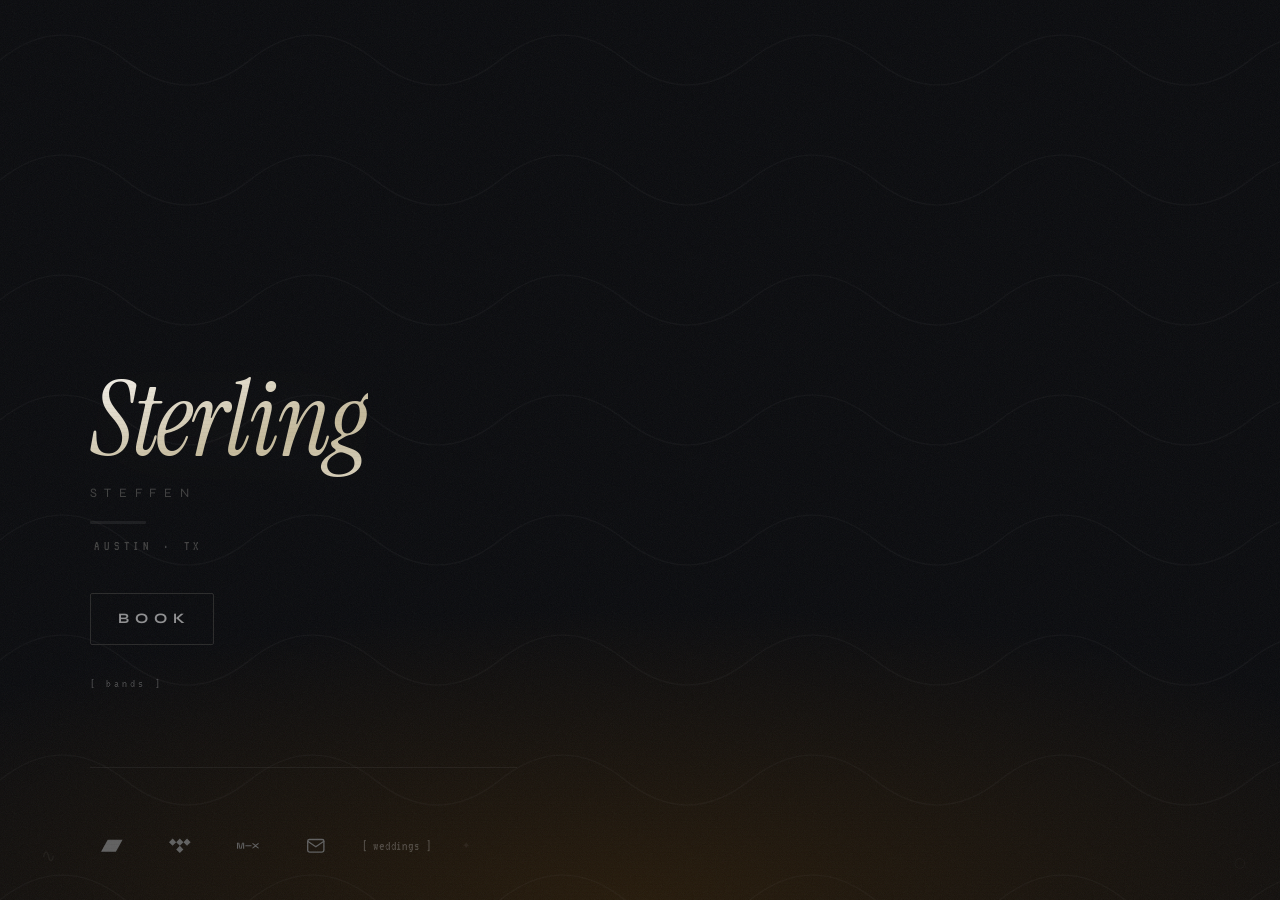
<file: index.html>
<!DOCTYPE html>
<html lang="en">
<head>
  <!-- ── CHARACTER SET & VIEWPORT ─────────────────────────────────────────── -->
  <meta charset="UTF-8" />
  <meta name="viewport" content="width=device-width, initial-scale=1.0, viewport-fit=cover" />

  <!-- ── PRIMARY META ──────────────────────────────────────────────────────── -->
  <title>DJ Sterling · Sterling Steffen · Austin, TX</title>

  <!--
    Meta description: shown in Google search results. Keep under 160 characters.
    EDIT THIS to tweak how you appear in search results.
  -->
  <meta name="description" content="DJ Sterling (Sterling Steffen) — Austin-based wedding DJ, multi-instrumentalist, and producer. Available for weddings and private events in Austin, TX and San Antonio." />

  <meta name="robots" content="index, follow" />

  <!--
    Canonical: tells Google which URL is authoritative if the site is ever
    accessible at multiple addresses. EDIT to your real domain once live.
  -->
  <link rel="canonical" href="https://sterlingsteffen.com/" />

  <!-- Local SEO signals — associates this page with Austin, TX for Google -->
  <meta name="geo.region"    content="US-TX" />
  <meta name="geo.placename" content="Austin, TX" />

  <!-- ── OPEN GRAPH (social sharing previews) ─────────────────────────────── -->
  <!--
    Controls how links look when shared on Instagram, iMessage, Slack, etc.
    TODO (og:image): save the press photo from dart-collective.com/djs/sterling-s/
    and place it at assets/og-image.jpg (1200×630px recommended).
    Then the preview will show the photo on every social share.
  -->
  <meta property="og:type"        content="website" />
  <meta property="og:title"       content="Sterling Steffen · DJ & Musician" />
  <meta property="og:description" content="Austin-based DJ, multi-instrumentalist, and producer. Available for weddings and private events." />
  <meta property="og:url"         content="https://sterlingsteffen.com/" />
  <meta property="og:locale"      content="en_US" />
  <meta property="og:image"        content="https://sterlingsteffen.com/assets/og-image.jpg" />
  <meta property="og:image:width"  content="1200" />
  <meta property="og:image:height" content="630" />
  <meta property="og:image:alt"    content="Sterling Steffen — Austin DJ and musician" />

  <!-- ── TWITTER / X CARD ─────────────────────────────────────────────────── -->
  <meta name="twitter:card"        content="summary_large_image" />
  <meta name="twitter:title"       content="Sterling Steffen · DJ & Musician" />
  <meta name="twitter:description" content="Austin-based DJ, multi-instrumentalist, and producer. Available for weddings and private events." />
  <meta name="twitter:image"       content="https://sterlingsteffen.com/assets/og-image.jpg" />

  <!-- ── THEME COLOR ───────────────────────────────────────────────────────── -->
  <meta name="theme-color" content="#0a0a0a" />

  <!-- ── APPLE TOUCH ICON ─────────────────────────────────────────────────── -->
  <link rel="apple-touch-icon" href="/assets/apple-touch-icon.png" />

  <!-- ── FAVICON ──────────────────────────────────────────────────────────── -->
  <!-- SVG: modern browsers (Chrome, Firefox, Safari 14+) -->
  <link rel="icon" type="image/svg+xml" href="data:image/svg+xml,%3Csvg xmlns='http://www.w3.org/2000/svg' viewBox='0 0 32 32'%3E%3Crect width='32' height='32' rx='6' fill='%230a0a0a'/%3E%3Ctext x='16' y='23' font-family='Georgia%2C serif' font-style='italic' font-size='22' text-anchor='middle' fill='%23e0dbd2'%3ES%3C/text%3E%3C/svg%3E" />
  <!-- ICO: older browsers and Windows taskbar pinning -->
  <link rel="icon" type="image/x-icon" href="/favicon.ico" />

  <!-- ── SITEMAP ───────────────────────────────────────────────────────────── -->
  <link rel="sitemap" type="application/xml" href="/sitemap.xml" />

  <!-- ── FONTS ─────────────────────────────────────────────────────────────── -->
  <!-- preconnect warms up the DNS/TLS handshake before the font request -->
  <link rel="preconnect" href="https://fonts.googleapis.com" />
  <link rel="preconnect" href="https://fonts.gstatic.com" crossorigin />
  <!-- Syne loaded as variable font (wght 400..800) to enable smooth weight transitions -->
  <link href="https://fonts.googleapis.com/css2?family=Instrument+Serif:ital@0;1&family=Syne:wght@400..800&family=VT323&display=swap" rel="stylesheet" />

  <!-- ── STYLES ────────────────────────────────────────────────────────────── -->
  <link rel="stylesheet" href="css/styles.css" />
</head>
<body>

  <!-- Spotlight: soft radial glow that trails the cursor. JS sets --spot-x/y on mousemove. -->
  <div class="spotlight" aria-hidden="true"></div>

  <!--
    Press photo background — uncomment when you want the photo layer back.
    assets/og-image.jpg exists and is ready. Currently using gradient only.
  -->
  <!-- <img class="bg-photo" src="assets/og-image.jpg" alt="" aria-hidden="true" loading="eager" onerror="this.style.opacity='0'" /> -->

  <!-- ── MAIN — artist identity ─────────────────────────────────────────────── -->
  <main>

    <!-- EGG SPOT 1: invisible overlay on the artist name → "Drift" (ambient arpeggio, A min) -->
    <div class="artist-anchor">
      <button class="egg egg--name" id="egg-name" aria-label="Play Drift"></button>
      <h1 class="artist-name">
        <span class="artist-name__given">Sterling</span>
        <span class="artist-name__family">Steffen</span>
      </h1>
    </div>

    <!-- EGG SPOT 2: thin rule between name and tag → "Chord" (Am9 sustained) -->
    <button class="egg egg--rule" id="egg-rule" aria-label="Play Chord"></button>

    <!-- EGG SPOT 3: the "·" in "Austin · TX" → "Ping" (crystal sequence) -->
    <p class="tag">Austin&thinsp;<button class="egg egg--dot" id="egg-dot" aria-label="Play Ping">·</button>&thinsp;TX<span class="cursor-blink" aria-hidden="true">_</span></p>

    <!--
      PLACEHOLDER: replace the href with your real booking form or contact page.
      Triple-click this button for a hidden audio easter egg.
      rel="noopener noreferrer" is a security best-practice for target="_blank".
    -->
    <a class="booking-cta" href="/weddings">
      Book<span class="booking-cta__arrow" aria-hidden="true">→</span>
    </a>

    <!-- Band credits — click "[ w/ ]" to reveal. Terminal-bracket disclosure. -->
    <details class="credits-wrap">
      <summary class="credits-summary" aria-label="Also performed with">[ bands ]</summary>
      <p class="credits">
        Sir Woman&ensp;·&ensp;Wild Child&ensp;·&ensp;Mother Falcon&ensp;·&ensp;Dr. Joe&ensp;·&ensp;The Watters
      </p>
    </details>

    <!--
      SEO BIO — hidden from sighted users, readable by Google and screen readers.
      The .seo-bio class clips it to 1×1px (NOT display:none — that hides from bots).
      EDIT THIS to keep the bio accurate.
    -->
    <p class="seo-bio">
      Sterling Steffen, known professionally as DJ Sterling, is an Austin-based DJ,
      multi-instrumentalist, producer, and educator available for weddings and private
      events across Austin, TX and San Antonio. Growing up in Austin, he developed an
      eclectic ear spanning country, hip-hop, classical, and jazz. As a saxophonist he
      has performed with Sir Woman, Wild Child, Mother Falcon, Dr. Joe, and The Watters.
      His deep musicality and intentional set curation make every event feel alive —
      from the first dance to the last song of the night.
      Inquire for Austin wedding DJ availability and booking.
    </p>
  </main>


  <!-- ── FOOTER — social / contact links ───────────────────────────────────── -->
  <!--
    PLACEHOLDERS: replace each href="#" with the real platform URL.
  -->
  <footer>
<a class="social" href="#" target="_blank" rel="noopener" aria-label="Bandcamp">
      <svg viewBox="0 0 24 24" fill="currentColor" aria-hidden="true">
        <path d="M0 18.75l7.437-13.5H24l-7.438 13.5H0z" />
      </svg>
    </a>

    <a class="social" href="#" target="_blank" rel="noopener" aria-label="Tidal">
      <svg viewBox="0 0 24 24" fill="currentColor" aria-hidden="true">
        <path d="M12.012 3.992L8.008 7.996 4.004 3.992 0 7.996 4.004 12l4.004-4.004L12.012 12l-4.004 4.004 4.004 4.004 4.004-4.004L12.012 12l4.004-4.004-4.004-4.004zM16.042 7.996l3.979-3.979L24 7.996l-3.979 3.979z" />
      </svg>
    </a>

    <a class="social" href="#" target="_blank" rel="noopener" aria-label="Mixcloud">
      <svg viewBox="0 0 24 24" fill="currentColor" aria-hidden="true">
        <path d="M2.462 8.596l1.372 6.49h.319l1.372-6.49h2.462v6.808H6.742v-5.68l.232-.81h-.402l-1.43 6.49H2.854l-1.44-6.49h-.391l.222.81v5.68H0V8.596zM24 8.63v1.429L21.257 12 24 13.941v1.43l-3.235-2.329h-.348l-3.226 2.329v-1.43l2.734-1.94-2.733-1.942V8.63l3.225 2.338h.348zm-7.869 2.75v1.24H9.304v-1.24z" />
      </svg>
    </a>

    <!-- PLACEHOLDER: replace with your real booking email -->
    <a class="social" href="mailto:booking@example.com" aria-label="Email">
      <svg viewBox="0 0 24 24" fill="none" stroke="currentColor" stroke-width="1.5" stroke-linecap="round" stroke-linejoin="round" aria-hidden="true">
        <rect x="3" y="5" width="18" height="14" rx="2" />
        <path d="M3 7l9 6 9-6" />
      </svg>
    </a>

    <a class="weddings-link" href="/weddings">[ weddings ]</a>

    <!-- EGG SPOT 4: barely-visible ✦ after the social icons → "Bell" (resonant bell) -->
    <button class="egg egg--fstar" id="egg-fstar" aria-label="Play Bell">✦</button>

    <!-- Waveform bars: appear when any audio egg is active (body.audio-active) -->
    <div class="waveform-bars" aria-hidden="true">
      <span></span><span></span><span></span>
    </div>
  </footer>


  <!-- EGG SPOT 5: barely-visible ○ fixed to the bottom-right corner → "Kick" (four-on-the-floor) -->
  <button class="egg egg--corner" id="egg-corner" aria-label="Play Kick">○</button>

  <!-- EGG SPOT 6: completely invisible top-left spot → "Static" (filtered noise) -->
  <button class="egg egg--top" id="egg-top" aria-label="Play Static"></button>

  <!-- ∿ Sound selector — bottom-left, mirrors the ○ corner egg on the right -->
  <button class="tray-btn tray-btn--songs" id="tray-songs" aria-label="Open sound menu">∿</button>

  <!-- ── SOUND TRAY — triggered by ∿ bottom-left ─────────────────────────── -->
  <div id="info-tray" class="info-tray" aria-hidden="true" hidden>
    <button class="info-tray__close" id="tray-close" aria-label="Close">[ esc ]</button>
    <p class="info-tray__label">sounds</p>
    <ul class="info-tray__list info-tray__list--sounds">
      <li><button data-tune="drift">drift</button><span>ambient arpeggio</span></li>
      <li><button data-tune="ping">ping</button><span>crystal sequence</span></li>
      <li><button data-tune="kick">kick</button><span>four on the floor</span></li>
      <li><button data-tune="static">static</button><span>filtered noise</span></li>
      <li><button data-tune="arp">arp</button><span>pentatonic run</span></li>
      <li><button data-tune="chord">chord</button><span>am9 sustained</span></li>
      <li><button data-tune="bell">bell</button><span>resonant bell</span></li>
    </ul>
  </div>

  <!-- ASCII FLASH: JS fills the textContent and triggers animation every ~20s -->
  <div class="ascii-flash" id="ascii-flash" aria-hidden="true"></div>



  <!-- ── STRUCTURED DATA (JSON-LD) ─────────────────────────────────────────── -->
  <!--
    JSON-LD tells Google what this page represents.
    EDIT: add "sameAs" URLs once social links are real.
    EDIT: add "email" once booking email is confirmed.
    Reference: https://schema.org/MusicGroup
  -->
  <script type="application/ld+json">
  {
    "@context": "https://schema.org",
    "@graph": [
      {
        "@type": ["MusicGroup", "LocalBusiness"],
        "@id": "https://sterlingsteffen.com/#artist",
        "name": "Sterling Steffen",
        "alternateName": "DJ Sterling",
        "url": "https://sterlingsteffen.com/",
        "image": "https://sterlingsteffen.com/assets/og-image.jpg",
        "description": "Austin-based DJ, multi-instrumentalist, producer, and educator. Available for weddings and private events in Austin, TX and San Antonio.",
        "serviceType": ["Wedding DJ", "Event DJ", "Private Event DJ"],
        "knowsAbout": ["Wedding DJ Services", "Electronic Music", "Jazz", "Hip-Hop", "Country", "Classical Music"],
        "areaServed": [
          {
            "@type": "City",
            "name": "Austin",
            "containedInPlace": { "@type": "State", "name": "Texas" }
          },
          {
            "@type": "City",
            "name": "San Antonio",
            "containedInPlace": { "@type": "State", "name": "Texas" }
          }
        ],
        "address": {
          "@type": "PostalAddress",
          "addressLocality": "Austin",
          "addressRegion": "TX",
          "addressCountry": "US"
        }
      }
    ]
  }
  </script>

  <!-- ── SCRIPTS ───────────────────────────────────────────────────────────── -->
  <!-- defer: runs after HTML is fully parsed — never blocks page render -->
  <script src="js/main.js" defer></script>

  <!-- Service worker registration. Fails silently — SW is a progressive enhancement. -->
  <script>
    if ('serviceWorker' in navigator) {
      window.addEventListener('load', () => {
        navigator.serviceWorker.register('/sw.js').catch(() => {});
      });
    }
  </script>

</body>
</html>
</file>
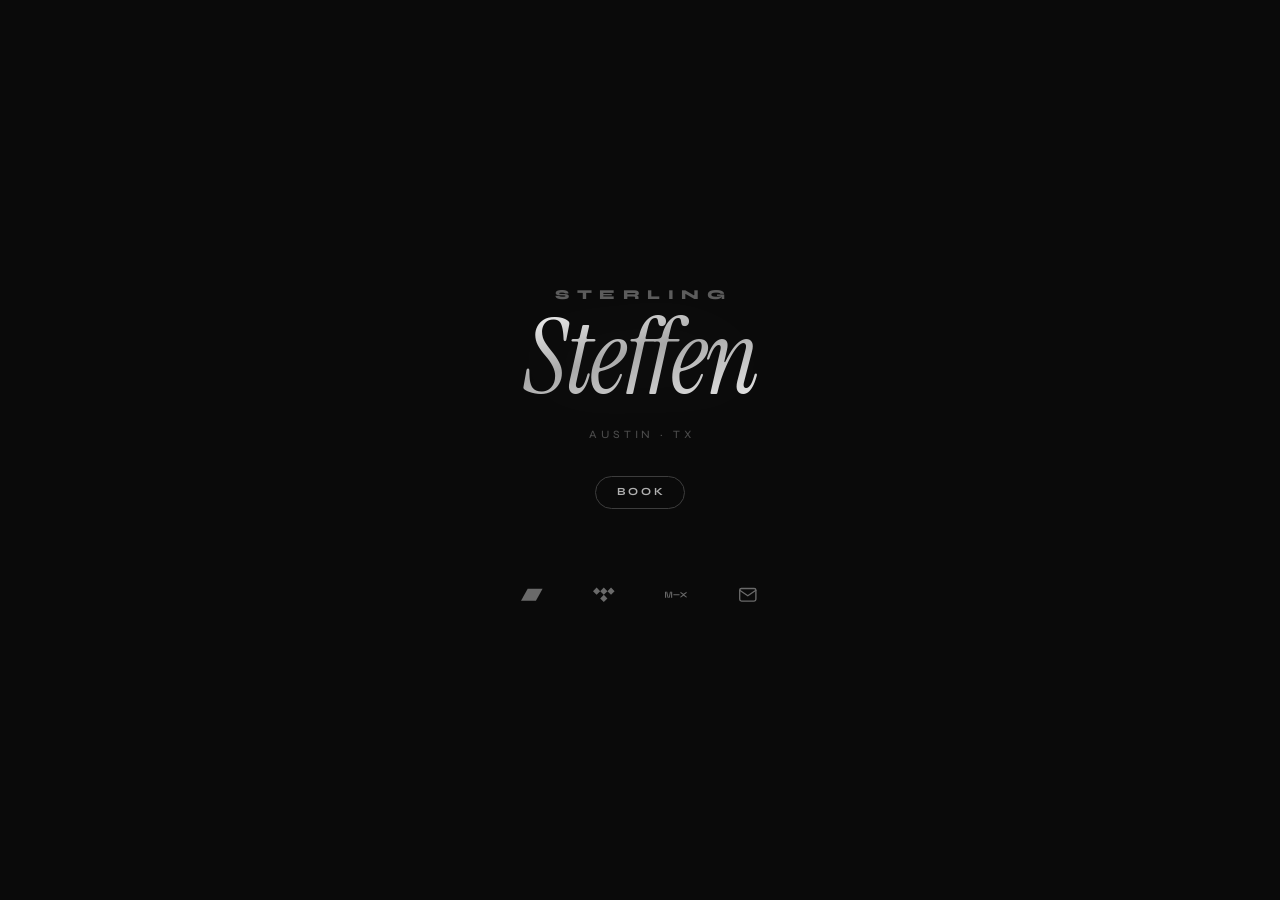
<file: notes/archive/index.html>
<!DOCTYPE html>
<html lang="en">
<head>
  <meta charset="UTF-8" />
  <meta name="viewport" content="width=device-width, initial-scale=1.0" />
  <title>Sterling Steffen · Musician · Austin, TX</title>
  <meta name="description" content="Sterling Steffen — musician based in Austin, Texas. Official site, links, and booking." />
  <meta name="robots" content="index, follow" />
  <link rel="canonical" href="https://sterlingsteffen.com/" />
  <meta property="og:type" content="website" />
  <meta property="og:title" content="Sterling Steffen" />
  <meta property="og:description" content="Musician based in Austin, Texas. Official site and booking." />
  <meta property="og:url" content="https://sterlingsteffen.com/" />
  <meta property="og:locale" content="en_US" />
  <meta name="twitter:card" content="summary" />
  <meta name="twitter:title" content="Sterling Steffen" />
  <meta name="twitter:description" content="Musician based in Austin, Texas. Official site and booking." />
  <meta name="theme-color" content="#0a0a0a" />
  <link rel="preconnect" href="https://fonts.googleapis.com" />
  <link rel="preconnect" href="https://fonts.gstatic.com" crossorigin />
  <link href="https://fonts.googleapis.com/css2?family=Instrument+Serif:ital@0;1&family=Syne:wght@500;700;800&display=swap" rel="stylesheet" />

  <style>
    *, *::before, *::after { box-sizing: border-box; margin: 0; padding: 0; }

    body {
      min-height: 100vh;
      display: flex;
      flex-direction: column;
      align-items: center;
      justify-content: center;
      padding: 2rem;
      background: #0a0a0a;
      color: #e6e6e6;
      font-family: 'Syne', system-ui, sans-serif;
      font-size: 0.9375rem;
      line-height: 1.5;
    }

    main {
      text-align: center;
      max-width: 36rem;
    }

    /* Shrink-wraps to the title so it stays centered like a lone block; button is out of flow */
    .artist-anchor {
      position: relative;
      display: inline-block;
      width: fit-content;
      max-width: 100%;
    }

    .artist-name {
      display: flex;
      flex-direction: column;
      align-items: center;
      gap: 0.15em;
    }

    .artist-name__given {
      font-family: 'Syne', sans-serif;
      font-weight: 800;
      font-size: clamp(0.7rem, 2.2vw, 0.85rem);
      letter-spacing: 0.55em;
      text-transform: uppercase;
      text-indent: 0.55em;
      color: #5c5c5c;
    }

    .artist-name__family {
      font-family: 'Instrument Serif', Georgia, serif;
      font-style: italic;
      font-weight: 400;
      font-size: clamp(3.25rem, 14vw, 6.5rem);
      line-height: 0.92;
      letter-spacing: -0.02em;
      background: linear-gradient(165deg, #f5f5f5 0%, #a8a8a8 45%, #eaeaea 100%);
      -webkit-background-clip: text;
      background-clip: text;
      color: transparent;
      filter: drop-shadow(0 0 40px rgba(255, 255, 255, 0.06));
    }

    .tag {
      margin-top: 1.35rem;
      font-family: 'Syne', sans-serif;
      font-weight: 500;
      font-size: 0.7rem;
      letter-spacing: 0.35em;
      text-transform: uppercase;
      text-indent: 0.35em;
      color: #4a4a4a;
    }

    .booking-cta {
      display: inline-block;
      margin-top: 2rem;
      padding: 0.65em 1.6em;
      font-family: 'Syne', sans-serif;
      font-weight: 700;
      font-size: 0.68rem;
      letter-spacing: 0.28em;
      text-transform: uppercase;
      text-decoration: none;
      text-indent: 0.28em;
      color: #b0b0b0;
      border: 1px solid #3d3d3d;
      border-radius: 999px;
      transition: color 180ms ease, border-color 180ms ease, background 180ms ease;
    }

    .booking-cta:hover {
      color: #f0f0f0;
      border-color: #6a6a6a;
      background: rgba(255, 255, 255, 0.04);
    }

    footer {
      margin-top: 4rem;
      display: flex;
      flex-wrap: wrap;
      gap: 0.5rem 1.75rem;
      justify-content: center;
      align-items: center;
    }

    .social {
      display: inline-flex;
      align-items: center;
      justify-content: center;
      width: 2.75rem;
      height: 2.75rem;
      color: #6a6a6a;
      text-decoration: none;
      border-radius: 50%;
      transition: color 180ms ease, background 180ms ease, transform 180ms ease;
    }

    .social:hover {
      color: #c8c8c8;
      background: rgba(255, 255, 255, 0.05);
    }

    .social:active {
      transform: scale(0.96);
    }

    .social svg {
      display: block;
      width: 1.35rem;
      height: 1.35rem;
      overflow: visible;
    }

    /* Out of document flow so the name centers as before; desktop: to the right of the name */
    .secret-hit {
      position: absolute;
      left: calc(100% + 50px);
      top: 50%;
      transform: translateY(-50%);
      width: 2.5rem;
      height: 2.5rem;
      border: none;
      border-radius: 4px;
      background: transparent;
      cursor: default;
      opacity: 0;
      transition: opacity 160ms ease, background 160ms ease;
    }

    @media (max-width: 560px) {
      .artist-anchor {
        padding-bottom: 2.75rem;
      }

      .secret-hit {
        left: 50%;
        top: calc(100% + 14px);
        transform: translateX(-50%);
      }
    }

    .secret-hit:hover {
      opacity: 1;
      cursor: pointer;
      background: rgba(255, 255, 255, 0.06);
    }

    .secret-hit:focus-visible {
      opacity: 1;
      outline: 1px solid rgba(255, 255, 255, 0.35);
      outline-offset: 2px;
    }

    .secret-hit.is-playing:hover {
      background: rgba(255, 255, 255, 0.1);
    }
  </style>
</head>
<body>
  <main>
    <div class="artist-anchor">
      <h1 class="artist-name">
        <span class="artist-name__given">Sterling</span>
        <span class="artist-name__family">Steffen</span>
      </h1>
      <audio id="secret-audio" src="hidden-tune.wav" preload="auto"></audio>
      <button
        type="button"
        class="secret-hit"
        id="secret-hit"
        aria-label="Play hidden audio"
        title=""
      ></button>
    </div>
    <p class="tag">Austin · TX</p>
    <a class="booking-cta" href="https://example.com/booking" target="_blank" rel="noopener noreferrer">Book</a>
  </main>

  <footer>
    <a class="social" href="#" target="_blank" rel="noopener" aria-label="Bandcamp">
      <svg viewBox="0 0 24 24" fill="currentColor" aria-hidden="true">
        <path d="M0 18.75l7.437-13.5H24l-7.438 13.5H0z" />
      </svg>
    </a>
    <a class="social" href="#" target="_blank" rel="noopener" aria-label="Tidal">
      <svg viewBox="0 0 24 24" fill="currentColor" aria-hidden="true">
        <path d="M12.012 3.992L8.008 7.996 4.004 3.992 0 7.996 4.004 12l4.004-4.004L12.012 12l-4.004 4.004 4.004 4.004 4.004-4.004L12.012 12l4.004-4.004-4.004-4.004zM16.042 7.996l3.979-3.979L24 7.996l-3.979 3.979z" />
      </svg>
    </a>
    <a class="social" href="#" target="_blank" rel="noopener" aria-label="Mixcloud">
      <svg viewBox="0 0 24 24" fill="currentColor" aria-hidden="true">
        <path d="M2.462 8.596l1.372 6.49h.319l1.372-6.49h2.462v6.808H6.742v-5.68l.232-.81h-.402l-1.43 6.49H2.854l-1.44-6.49h-.391l.222.81v5.68H0V8.596zM24 8.63v1.429L21.257 12 24 13.941v1.43l-3.235-2.329h-.348l-3.226 2.329v-1.43l2.734-1.94-2.733-1.942V8.63l3.225 2.338h.348zm-7.869 2.75v1.24H9.304v-1.24z" />
      </svg>
    </a>
    <a class="social" href="mailto:booking@example.com" aria-label="Email">
      <svg viewBox="0 0 24 24" fill="none" stroke="currentColor" stroke-width="1.5" stroke-linecap="round" stroke-linejoin="round" aria-hidden="true">
        <rect x="3" y="5" width="18" height="14" rx="2" />
        <path d="M3 7l9 6 9-6" />
      </svg>
    </a>
  </footer>

  <script type="application/ld+json">
  {
    "@context": "https://schema.org",
    "@type": "MusicGroup",
    "name": "Sterling Steffen",
    "url": "https://sterlingsteffen.com/",
    "description": "Musician based in Austin, Texas.",
    "address": {
      "@type": "PostalAddress",
      "addressLocality": "Austin",
      "addressRegion": "TX",
      "addressCountry": "US"
    }
  }
  </script>

  <script>
    (function () {
      var btn = document.getElementById('secret-hit');
      var audio = document.getElementById('secret-audio');
      if (!btn || !audio) return;

      var MAX_LOOPS = 3;
      var loopsDone = 0;

      function finishSession() {
        audio.pause();
        audio.currentTime = 0;
        loopsDone = 0;
        btn.classList.remove('is-playing');
        btn.setAttribute('aria-label', 'Play hidden audio');
      }

      audio.addEventListener('ended', function () {
        loopsDone++;
        if (loopsDone < MAX_LOOPS) {
          audio.currentTime = 0;
          audio.play().catch(function () {});
        } else {
          finishSession();
        }
      });

      btn.addEventListener('click', function () {
        if (audio.paused) {
          if (audio.ended || loopsDone >= MAX_LOOPS) {
            loopsDone = 0;
            audio.currentTime = 0;
          }
          audio.play().catch(function () {});
          btn.classList.add('is-playing');
          btn.setAttribute('aria-label', 'Pause hidden audio');
        } else {
          audio.pause();
          btn.classList.remove('is-playing');
          btn.setAttribute('aria-label', 'Play hidden audio');
        }
      });
    })();
  </script>
</body>
</html>
</file>
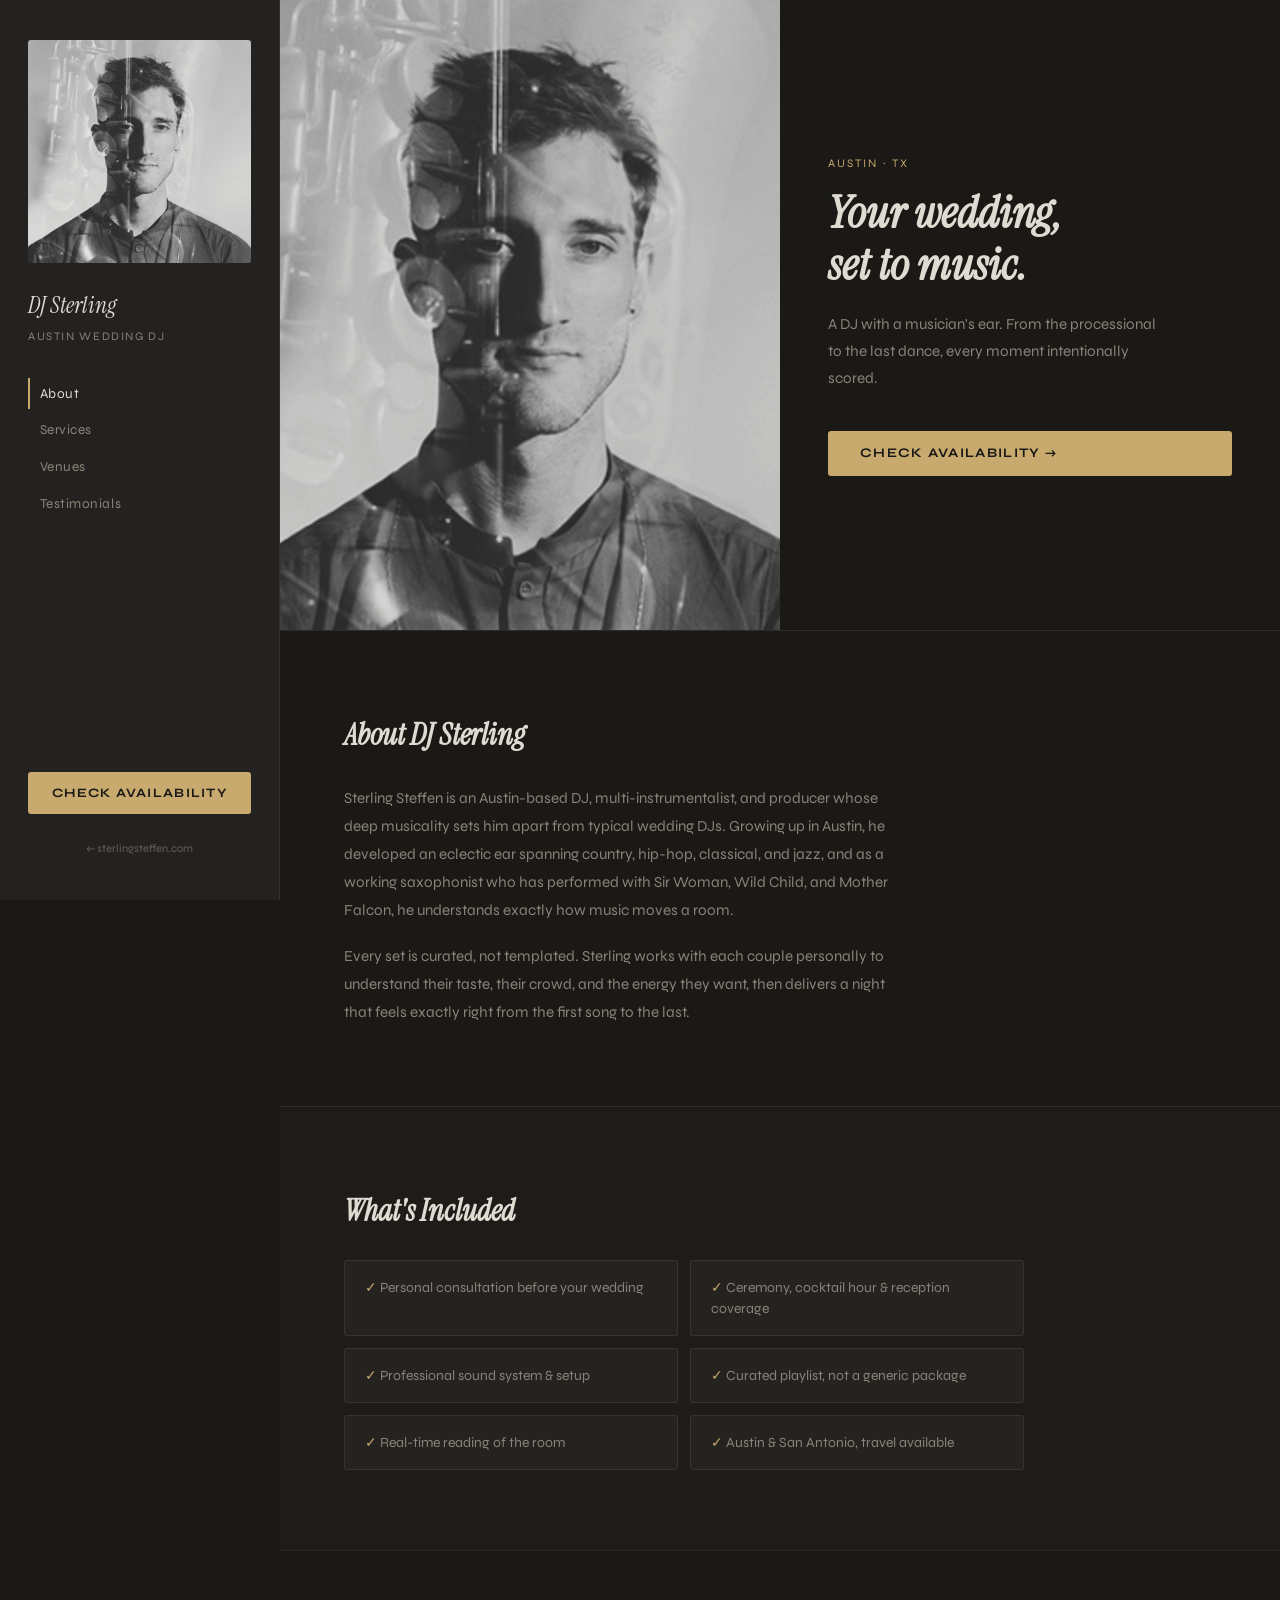
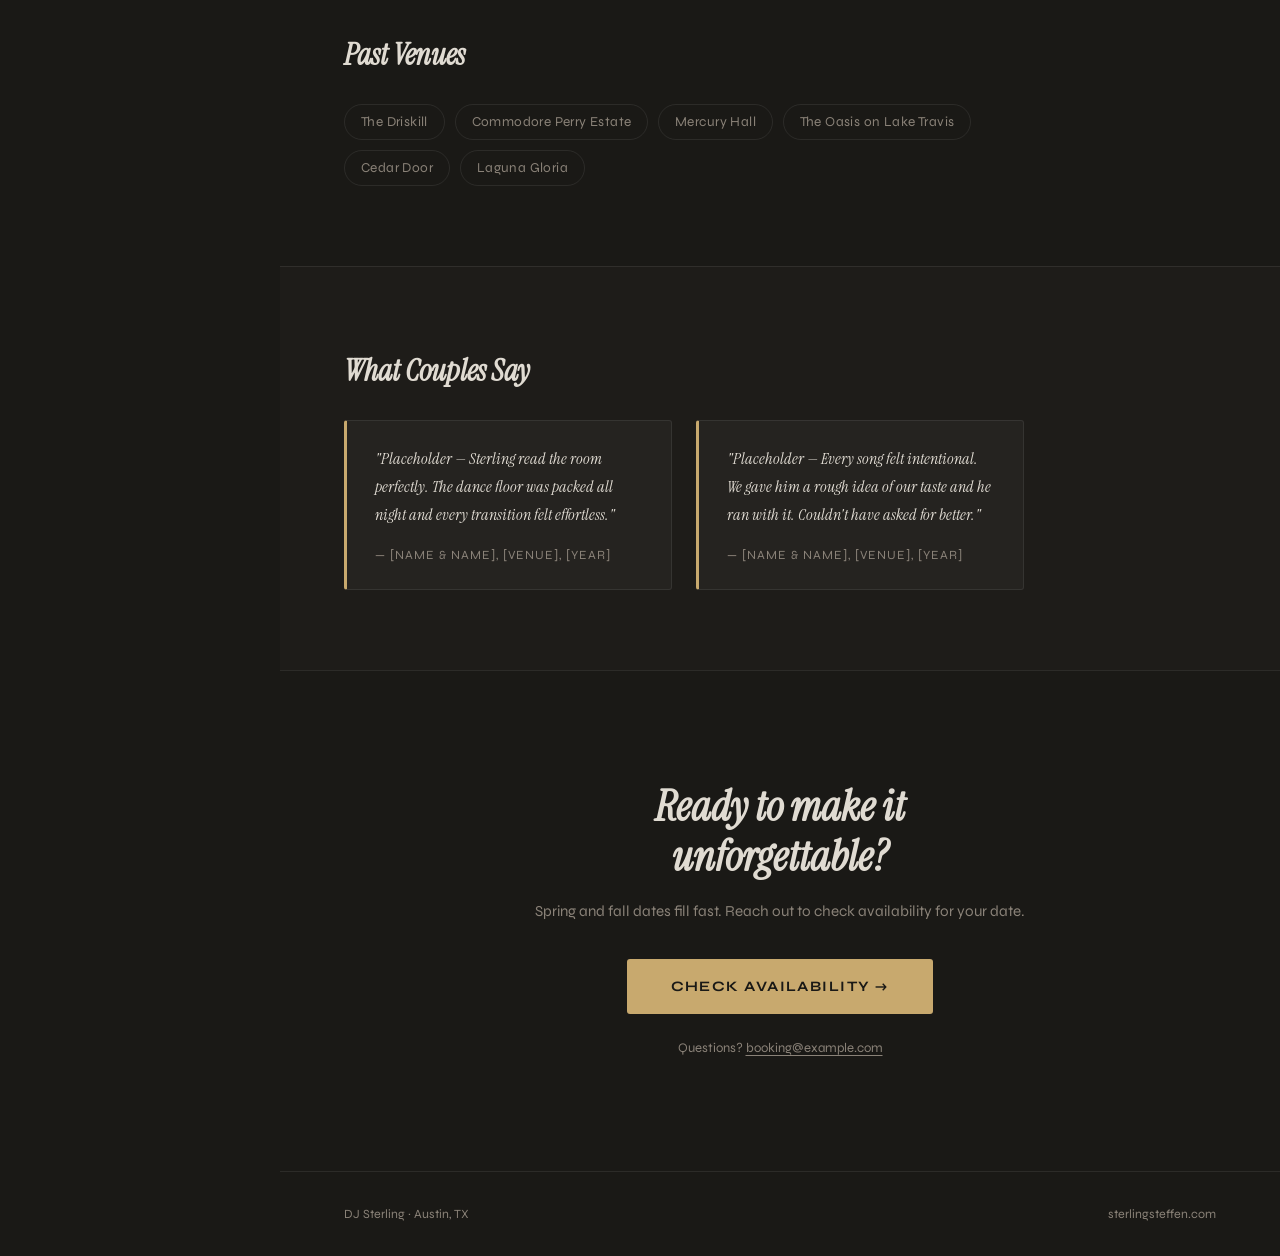
<file: weddings.html>
<!DOCTYPE html>
<html lang="en">
<head>
  <meta charset="UTF-8" />
  <meta name="viewport" content="width=device-width, initial-scale=1.0, viewport-fit=cover" />
  <title>DJ Sterling · Austin Wedding DJ</title>
  <meta name="description" content="DJ Sterling — Austin's wedding DJ with a musician's ear. Personalized playlists, professional sound, and an instinct for the room. Available across Austin and San Antonio, TX." />
  <meta name="robots" content="index, follow" />
  <link rel="canonical" href="https://sterlingsteffen.com/weddings" />
  <meta property="og:type"        content="website" />
  <meta property="og:title"       content="DJ Sterling · Austin Wedding DJ" />
  <meta property="og:description" content="Austin's wedding DJ with a musician's ear. Personalized playlists, professional sound, available across Austin and San Antonio." />
  <meta property="og:url"         content="https://sterlingsteffen.com/weddings" />
  <meta property="og:image"       content="https://sterlingsteffen.com/assets/og-image.jpg" />
  <link rel="icon" type="image/svg+xml" href="data:image/svg+xml,%3Csvg xmlns='http://www.w3.org/2000/svg' viewBox='0 0 32 32'%3E%3Crect width='32' height='32' rx='6' fill='%230a0a0a'/%3E%3Ctext x='16' y='23' font-family='Georgia%2C serif' font-style='italic' font-size='22' text-anchor='middle' fill='%23e0dbd2'%3ES%3C/text%3E%3C/svg%3E" />
  <link rel="icon" type="image/x-icon" href="/favicon.ico" />
  <link rel="preconnect" href="https://fonts.googleapis.com" />
  <link rel="preconnect" href="https://fonts.gstatic.com" crossorigin />
  <link href="https://fonts.googleapis.com/css2?family=Instrument+Serif:ital@0;1&family=Syne:wght@400..800&display=swap" rel="stylesheet" />
  <link rel="stylesheet" href="css/weddings.css" />

  <script type="application/ld+json">
  {
    "@context": "https://schema.org",
    "@type": "LocalBusiness",
    "@id": "https://sterlingsteffen.com/#artist",
    "name": "DJ Sterling",
    "alternateName": "Sterling Steffen",
    "url": "https://sterlingsteffen.com/weddings",
    "image": "https://sterlingsteffen.com/assets/og-image.jpg",
    "description": "Austin-based wedding DJ and multi-instrumentalist. Available for weddings and private events in Austin, TX and San Antonio.",
    "serviceType": ["Wedding DJ", "Event DJ"],
    "areaServed": [
      { "@type": "City", "name": "Austin",      "containedInPlace": { "@type": "State", "name": "Texas" } },
      { "@type": "City", "name": "San Antonio", "containedInPlace": { "@type": "State", "name": "Texas" } }
    ],
    "address": {
      "@type": "PostalAddress",
      "addressLocality": "Austin",
      "addressRegion": "TX",
      "addressCountry": "US"
    }
  }
  </script>
</head>
<body>

  <!-- Mobile header — visible below 768px, sidebar hidden -->
  <header class="w-mobile-header">
    <a href="/" class="w-mobile-home">← Sterling Steffen</a>
    <span class="w-mobile-name">DJ Sterling</span>
    <a href="https://example.com/booking" target="_blank" rel="noopener noreferrer" class="w-mobile-cta">Book</a>
  </header>

  <!-- Sidebar — fixed left column -->
  <aside class="w-sidebar">
    <div class="w-sidebar__photo-wrap">
      <img src="assets/og-image.jpg" alt="DJ Sterling — Austin Wedding DJ" class="w-sidebar__photo" onerror="this.parentElement.innerHTML='<div class=w-sidebar__photo-placeholder>[ photo ]</div>'" />
    </div>
    <div class="w-sidebar__identity">
      <p class="w-sidebar__name">DJ Sterling</p>
      <p class="w-sidebar__sub">Austin Wedding DJ</p>
    </div>
    <nav class="w-sidebar__nav" aria-label="Page sections">
      <a href="#about">About</a>
      <a href="#services">Services</a>
      <a href="#venues">Venues</a>
      <a href="#testimonials">Testimonials</a>
    </nav>
    <a class="w-sidebar__cta" href="https://example.com/booking" target="_blank" rel="noopener noreferrer">
      Check Availability
    </a>
    <p class="w-sidebar__back"><a href="/">← sterlingsteffen.com</a></p>
  </aside>

  <!-- Main scrollable content -->
  <main class="w-main" id="main">

    <!-- Hero: photo left, headline right -->
    <section class="w-hero" aria-label="Introduction">
      <div class="w-hero__img-wrap">
        <img src="assets/og-image.jpg" alt="DJ Sterling performing at a wedding" onerror="this.parentElement.innerHTML='<div class=w-hero__img-placeholder>[ press photo ]</div>'" />
      </div>
      <div class="w-hero__text">
        <p class="w-hero__eyebrow">Austin · TX</p>
        <h1 class="w-hero__headline">Your wedding,<br>set to music.</h1>
        <p class="w-hero__sub">A DJ with a musician's ear. From the processional to the last dance, every moment intentionally scored.</p>
        <a href="https://example.com/booking" class="w-btn w-btn--primary" target="_blank" rel="noopener noreferrer">
          Check Availability →
        </a>
      </div>
    </section>

    <!-- About -->
    <section class="w-section fade-in" id="about">
      <div class="w-section__inner">
        <h2>About DJ Sterling</h2>
        <p>Sterling Steffen is an Austin-based DJ, multi-instrumentalist, and producer whose deep musicality sets him apart from typical wedding DJs. Growing up in Austin, he developed an eclectic ear spanning country, hip-hop, classical, and jazz, and as a working saxophonist who has performed with Sir Woman, Wild Child, and Mother Falcon, he understands exactly how music moves a room.</p>
        <p class="w-section__p2">Every set is curated, not templated. Sterling works with each couple personally to understand their taste, their crowd, and the energy they want, then delivers a night that feels exactly right from the first song to the last.</p>
      </div>
    </section>

    <!-- Services -->
    <section class="w-section w-section--alt fade-in" id="services">
      <div class="w-section__inner">
        <h2>What's Included</h2>
        <ul class="w-features">
          <li>Personal consultation before your wedding</li>
          <li>Ceremony, cocktail hour &amp; reception coverage</li>
          <li>Professional sound system &amp; setup</li>
          <li>Curated playlist, not a generic package</li>
          <li>Real-time reading of the room</li>
          <li>Austin &amp; San Antonio, travel available</li>
        </ul>
      </div>
    </section>

    <!-- Venues -->
    <section class="w-section fade-in" id="venues">
      <div class="w-section__inner">
        <h2>Past Venues</h2>
        <ul class="w-venues">
          <li>The Driskill</li>
          <li>Commodore Perry Estate</li>
          <li>Mercury Hall</li>
          <li>The Oasis on Lake Travis</li>
          <li>Cedar Door</li>
          <li>Laguna Gloria</li>
        </ul>
      </div>
    </section>

    <!-- Testimonials -->
    <section class="w-section w-section--alt fade-in" id="testimonials">
      <div class="w-section__inner">
        <h2>What Couples Say</h2>
        <div class="w-testimonials-grid">
          <blockquote class="w-testimonial">
            <p>"Placeholder — Sterling read the room perfectly. The dance floor was packed all night and every transition felt effortless."</p>
            <cite>— [Name &amp; Name], [Venue], [Year]</cite>
          </blockquote>
          <blockquote class="w-testimonial">
            <p>"Placeholder — Every song felt intentional. We gave him a rough idea of our taste and he ran with it. Couldn't have asked for better."</p>
            <cite>— [Name &amp; Name], [Venue], [Year]</cite>
          </blockquote>
        </div>
      </div>
    </section>

    <!-- Booking CTA -->
    <section class="w-cta-section fade-in" aria-label="Book DJ Sterling">
      <div class="w-cta-section__inner">
        <h2>Ready to make it<br>unforgettable?</h2>
        <p>Spring and fall dates fill fast. Reach out to check availability for your date.</p>
        <a href="https://example.com/booking" class="w-btn w-btn--primary w-btn--large" target="_blank" rel="noopener noreferrer">
          Check Availability →
        </a>
        <p class="w-cta-section__sub">
          Questions? <a href="mailto:booking@example.com">booking@example.com</a>
        </p>
      </div>
    </section>

    <footer class="w-footer">
      <span>DJ Sterling · Austin, TX</span>
      <a href="/">sterlingsteffen.com</a>
    </footer>

  </main>

  <script>
    // Fade sections in as they scroll into view
    const observer = new IntersectionObserver(
      entries => entries.forEach(e => {
        if (e.isIntersecting) { e.target.classList.add('is-visible'); observer.unobserve(e.target); }
      }),
      { threshold: 0.1, rootMargin: '0px 0px -40px 0px' }
    );
    document.querySelectorAll('.fade-in').forEach(el => observer.observe(el));

    // Highlight active sidebar nav link on scroll
    const sections = document.querySelectorAll('[id]');
    const navLinks = document.querySelectorAll('.w-sidebar__nav a');
    const scrollObserver = new IntersectionObserver(
      entries => entries.forEach(e => {
        if (e.isIntersecting) {
          navLinks.forEach(a => a.classList.toggle('is-active', a.getAttribute('href') === '#' + e.target.id));
        }
      }),
      { threshold: 0.4 }
    );
    sections.forEach(s => scrollObserver.observe(s));
  </script>

</body>
</html>
</file>
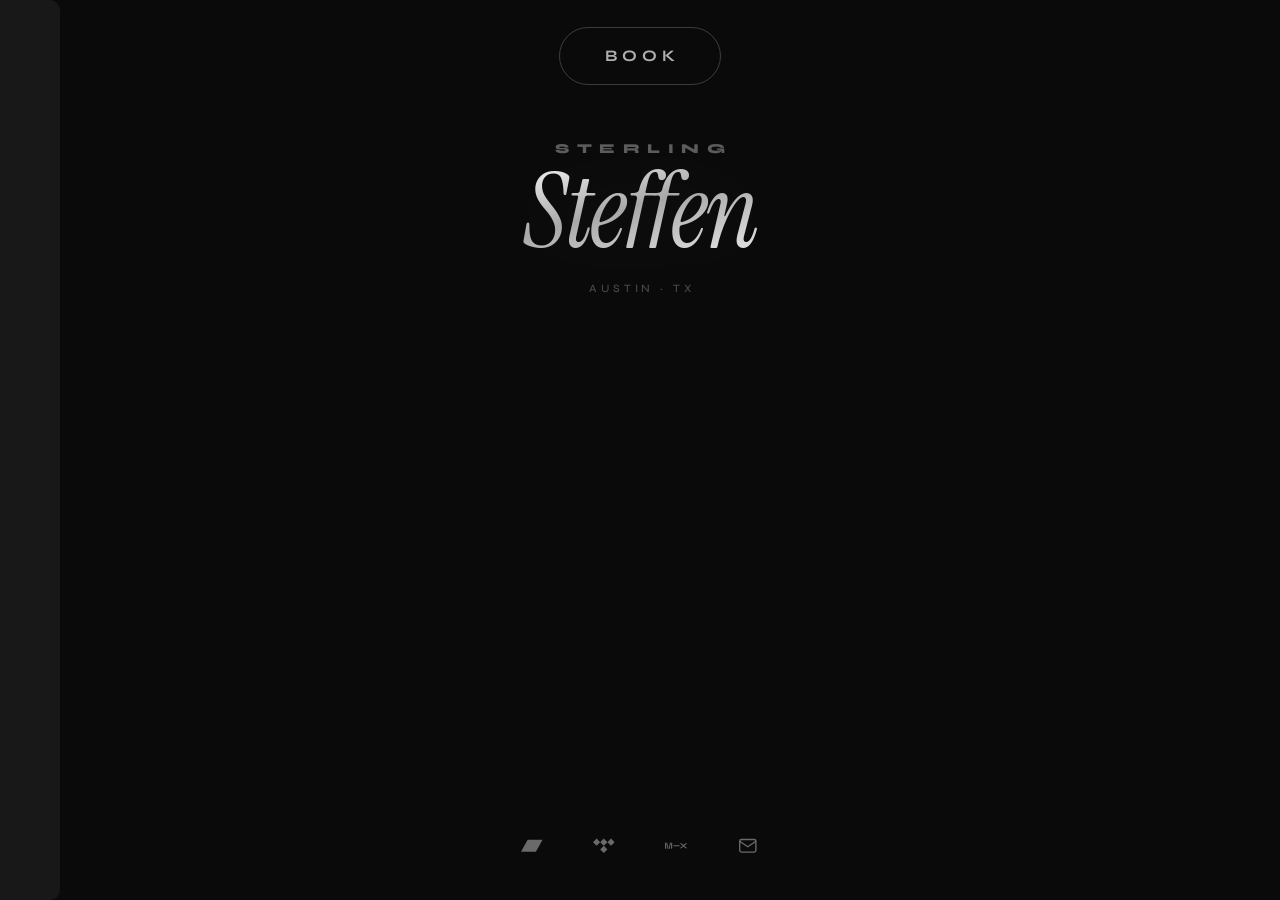
<file: notes/archive/index2.html>
<!DOCTYPE html>
<html lang="en">
<head>
  <meta charset="UTF-8" />
  <meta name="viewport" content="width=device-width, initial-scale=1.0, viewport-fit=cover" />
  <title>Sterling Steffen · Musician · Austin, TX</title>
  <meta name="description" content="Sterling Steffen — musician based in Austin, Texas. Official site, links, and booking." />
  <meta name="robots" content="index, follow" />
  <link rel="canonical" href="https://sterlingsteffen.com/" />
  <meta property="og:type" content="website" />
  <meta property="og:title" content="Sterling Steffen" />
  <meta property="og:description" content="Musician based in Austin, Texas. Official site and booking." />
  <meta property="og:url" content="https://sterlingsteffen.com/" />
  <meta property="og:locale" content="en_US" />
  <meta name="twitter:card" content="summary" />
  <meta name="twitter:title" content="Sterling Steffen" />
  <meta name="twitter:description" content="Musician based in Austin, Texas. Official site and booking." />
  <meta name="theme-color" content="#0a0a0a" />
  <link rel="preconnect" href="https://fonts.googleapis.com" />
  <link rel="preconnect" href="https://fonts.gstatic.com" crossorigin />
  <link href="https://fonts.googleapis.com/css2?family=Instrument+Serif:ital@0;1&family=Syne:wght@500;700;800&display=swap" rel="stylesheet" />

  <style>
    *, *::before, *::after { box-sizing: border-box; margin: 0; padding: 0; }

    body {
      min-height: 100vh;
      display: flex;
      flex-direction: column;
      align-items: center;
      padding: clamp(1rem, 3vh, 1.75rem) 2rem 2rem;
      background: #0a0a0a;
      color: #e6e6e6;
      font-family: 'Syne', system-ui, sans-serif;
      font-size: 0.9375rem;
      line-height: 1.5;
    }

    main {
      flex: 1;
      width: 100%;
      max-width: 36rem;
      text-align: center;
      display: flex;
      flex-direction: column;
      align-items: center;
    }

    /* Shrink-wraps to the title so it stays centered like a lone block; button is out of flow */
    .artist-anchor {
      position: relative;
      display: inline-block;
      width: fit-content;
      max-width: 100%;
    }

    .artist-name {
      display: flex;
      flex-direction: column;
      align-items: center;
      gap: 0.15em;
    }

    .artist-name__given {
      font-family: 'Syne', sans-serif;
      font-weight: 800;
      font-size: clamp(0.7rem, 2.2vw, 0.85rem);
      letter-spacing: 0.55em;
      text-transform: uppercase;
      text-indent: 0.55em;
      color: #5c5c5c;
    }

    .artist-name__family {
      font-family: 'Instrument Serif', Georgia, serif;
      font-style: italic;
      font-weight: 400;
      font-size: clamp(3.25rem, 14vw, 6.5rem);
      line-height: 0.92;
      letter-spacing: -0.02em;
      background: linear-gradient(165deg, #f5f5f5 0%, #a8a8a8 45%, #eaeaea 100%);
      -webkit-background-clip: text;
      background-clip: text;
      color: transparent;
      filter: drop-shadow(0 0 40px rgba(255, 255, 255, 0.06));
    }

    .tag {
      margin-top: 1.35rem;
      font-family: 'Syne', sans-serif;
      font-weight: 500;
      font-size: 0.7rem;
      letter-spacing: 0.35em;
      text-transform: uppercase;
      text-indent: 0.35em;
      color: #4a4a4a;
    }

    .booking-cta {
      display: inline-block;
      margin-bottom: clamp(2rem, 6vh, 3.5rem);
      padding: 1em 2.5em;
      min-height: 3.25rem;
      font-family: 'Syne', sans-serif;
      font-weight: 700;
      font-size: clamp(0.8rem, 2.8vw, 1rem);
      letter-spacing: 0.32em;
      text-transform: uppercase;
      text-decoration: none;
      text-indent: 0.32em;
      color: #b0b0b0;
      border: 1px solid #3d3d3d;
      border-radius: 999px;
      transition: color 180ms ease, border-color 180ms ease, background 180ms ease;
    }

    .booking-cta:hover {
      color: #f0f0f0;
      border-color: #6a6a6a;
      background: rgba(255, 255, 255, 0.04);
    }

    footer {
      margin-top: auto;
      padding-top: 4rem;
      display: flex;
      flex-wrap: wrap;
      gap: 0.5rem 1.75rem;
      justify-content: center;
      align-items: center;
    }

    .social {
      display: inline-flex;
      align-items: center;
      justify-content: center;
      width: 2.75rem;
      height: 2.75rem;
      color: #6a6a6a;
      text-decoration: none;
      border-radius: 50%;
      transition: color 180ms ease, background 180ms ease, transform 180ms ease;
    }

    .social:hover {
      color: #c8c8c8;
      background: rgba(255, 255, 255, 0.05);
    }

    .social:active {
      transform: scale(0.96);
    }

    .social svg {
      display: block;
      width: 1.35rem;
      height: 1.35rem;
      overflow: visible;
    }

    /* Full-height left strip: large target, faintly visible so you can find it */
    .secret-hit {
      position: fixed;
      left: 0;
      top: 0;
      bottom: 0;
      z-index: 2;
      width: calc(3.75rem + env(safe-area-inset-left, 0px));
      min-width: 3.25rem;
      padding-left: env(safe-area-inset-left, 0px);
      box-sizing: border-box;
      border: none;
      border-radius: 0;
      border-top-right-radius: 10px;
      border-bottom-right-radius: 10px;
      background: rgba(255, 255, 255, 0.06);
      cursor: pointer;
      -webkit-tap-highlight-color: transparent;
      touch-action: manipulation;
      transition: background 180ms ease;
    }

    .secret-hit:hover {
      background: rgba(255, 255, 255, 0.12);
    }

    .secret-hit:focus-visible {
      outline: 2px solid rgba(255, 255, 255, 0.45);
      outline-offset: -2px;
    }

    .secret-hit.is-playing {
      background: rgba(255, 255, 255, 0.1);
    }

    .secret-hit.is-playing:hover {
      background: rgba(255, 255, 255, 0.16);
    }

    /* Hidden Bandcamp embed (needs real dimensions for playback) */
    .bandcamp-embed-host {
      position: fixed;
      width: 400px;
      height: 120px;
      left: -9999px;
      top: auto;
      bottom: 0;
      overflow: hidden;
      pointer-events: none;
      border: 0;
      opacity: 0;
    }

    .bandcamp-embed-host iframe {
      display: block;
      border: 0;
      width: 100%;
      height: 100%;
    }
  </style>
</head>
<body>
  <main>
    <a class="booking-cta" href="https://example.com/booking" target="_blank" rel="noopener noreferrer">Book</a>
    <div class="artist-anchor">
      <h1 class="artist-name">
        <span class="artist-name__given">Sterling</span>
        <span class="artist-name__family">Steffen</span>
      </h1>
    </div>
    <p class="tag">Austin · TX</p>
  </main>

  <footer>
    <a class="social" href="#" target="_blank" rel="noopener" aria-label="Bandcamp">
      <svg viewBox="0 0 24 24" fill="currentColor" aria-hidden="true">
        <path d="M0 18.75l7.437-13.5H24l-7.438 13.5H0z" />
      </svg>
    </a>
    <a class="social" href="#" target="_blank" rel="noopener" aria-label="Tidal">
      <svg viewBox="0 0 24 24" fill="currentColor" aria-hidden="true">
        <path d="M12.012 3.992L8.008 7.996 4.004 3.992 0 7.996 4.004 12l4.004-4.004L12.012 12l-4.004 4.004 4.004 4.004 4.004-4.004L12.012 12l4.004-4.004-4.004-4.004zM16.042 7.996l3.979-3.979L24 7.996l-3.979 3.979z" />
      </svg>
    </a>
    <a class="social" href="#" target="_blank" rel="noopener" aria-label="Mixcloud">
      <svg viewBox="0 0 24 24" fill="currentColor" aria-hidden="true">
        <path d="M2.462 8.596l1.372 6.49h.319l1.372-6.49h2.462v6.808H6.742v-5.68l.232-.81h-.402l-1.43 6.49H2.854l-1.44-6.49h-.391l.222.81v5.68H0V8.596zM24 8.63v1.429L21.257 12 24 13.941v1.43l-3.235-2.329h-.348l-3.226 2.329v-1.43l2.734-1.94-2.733-1.942V8.63l3.225 2.338h.348zm-7.869 2.75v1.24H9.304v-1.24z" />
      </svg>
    </a>
    <a class="social" href="mailto:booking@example.com" aria-label="Email">
      <svg viewBox="0 0 24 24" fill="none" stroke="currentColor" stroke-width="1.5" stroke-linecap="round" stroke-linejoin="round" aria-hidden="true">
        <rect x="3" y="5" width="18" height="14" rx="2" />
        <path d="M3 7l9 6 9-6" />
      </svg>
    </a>
  </footer>

  <div class="bandcamp-embed-host" aria-hidden="true">
    <iframe
      id="bandcamp-embed"
      title="Bandcamp"
      src="about:blank"
      loading="lazy"
      allow="autoplay; encrypted-media"
    ></iframe>
  </div>
  <button type="button" class="secret-hit" id="secret-hit" aria-label="Play random Bandcamp track"></button>

  <script type="application/ld+json">
  {
    "@context": "https://schema.org",
    "@type": "MusicGroup",
    "name": "Sterling Steffen",
    "url": "https://sterlingsteffen.com/",
    "description": "Musician based in Austin, Texas.",
    "address": {
      "@type": "PostalAddress",
      "addressLocality": "Austin",
      "addressRegion": "TX",
      "addressCountry": "US"
    }
  }
  </script>

  <script>
    (function () {
      /*
       * Bandcamp does not expose a public “random track” API for static sites.
       * Add numeric track IDs from your Bandcamp: open a track → Share → Embed → copy the number after track=
       */
      var BANDCAMP_TRACK_IDS = [
        /* e.g. 1234567890, */
      ];

      var btn = document.getElementById('secret-hit');
      var iframe = document.getElementById('bandcamp-embed');
      if (!btn || !iframe) return;

      var playing = false;

      function embedUrl(trackId) {
        return (
          'https://bandcamp.com/EmbeddedPlayer/track=' +
          encodeURIComponent(String(trackId)) +
          '/size=large/bgcol=0a0a0a/linkcol=e8e8e8/tracklist=false/transparent=true/'
        );
      }

      function stop() {
        iframe.src = 'about:blank';
        playing = false;
        btn.classList.remove('is-playing');
        btn.setAttribute('aria-label', 'Play random Bandcamp track');
      }

      function playRandom() {
        if (!BANDCAMP_TRACK_IDS.length) {
          console.warn('Add track IDs to BANDCAMP_TRACK_IDS in index.html (Bandcamp → track → Share → Embed).');
          return;
        }
        var i = Math.floor(Math.random() * BANDCAMP_TRACK_IDS.length);
        var id = BANDCAMP_TRACK_IDS[i];
        iframe.src = embedUrl(id) + '?cb=' + Date.now();
        playing = true;
        btn.classList.add('is-playing');
        btn.setAttribute('aria-label', 'Stop Bandcamp playback');
      }

      btn.addEventListener('click', function () {
        if (playing) {
          stop();
        } else {
          playRandom();
        }
      });
    })();
  </script>
</body>
</html>
</file>
<file: css/styles.css>
/* =============================================================================
   STERLING STEFFEN — styles.css
   ============================================================================= */


/* --- DESIGN TOKENS ---------------------------------------------------------- */
:root {
  --color-bg:           #0c0b09;  /* near-black, slight warm amber tint */
  --color-text:         #e0dbd2;
  --color-muted:        #424242;
  --color-given-name:   #404040;
  --color-border:       #2a2a2a;
  --color-border-hover: #5a5a5a;
  --color-surface:      rgba(255, 255, 255, 0.04);
  --color-accent-r:     rgba(255, 140, 30,  1);   /* glitch amber */
  --color-accent-c:     rgba(0,   210, 255, 1);   /* glitch cyan  */

  --gradient-name: linear-gradient(165deg, #f7f4ee 0%, #c4b99a 45%, #f0ece3 100%);

  --font-sans:  'Syne', system-ui, sans-serif;
  --font-serif: 'Instrument Serif', Georgia, serif;
  --font-mono:  'Courier New', Courier, monospace;
  --font-pixel: 'VT323', 'Courier New', monospace;

  --duration-fast:   180ms;
  --duration-reveal: 680ms;
  --ease-out:        cubic-bezier(0.22, 1, 0.36, 1);

  /*
    ── LAYOUT ALIGNMENT ────────────────────────────────────────────────────────
    Controls the horizontal layout of all content.
    To switch to centered layout, change all three values:
      --layout-align:  center
      --layout-text:   center
      --layout-gutter: 2rem
  */
  --layout-align:  flex-start;
  --layout-text:   left;
  --layout-gutter: clamp(3rem, 7vw, 6rem);
}


/* --- RESET ------------------------------------------------------------------ */
*, *::before, *::after { box-sizing: border-box; margin: 0; padding: 0; }

::selection {
  background: rgba(255, 140, 30, 0.35);
  color: #0c0b09;
}

:focus-visible {
  outline: 2px solid rgba(255, 140, 30, 0.55);
  outline-offset: 4px;
}


/* --- BACKGROUND PHOTO -------------------------------------------------------
   Press photo at 7% opacity — purely atmospheric, not a portrait.
   z-index: -1 so the spotlight layer can sit above it at z-index: 0.
   ---------------------------------------------------------------------------- */
.bg-photo {
  position: fixed;
  inset: 0;
  z-index: -1;
  width: 100%;
  height: 100%;
  object-fit: cover;
  object-position: center top;
  opacity: 0.07;
  filter: grayscale(1) blur(0.5px);
  pointer-events: none;
}


/* --- CURSOR SPOTLIGHT -------------------------------------------------------
   Soft radial glow that follows the cursor — a stage light on a dark floor.
   Sits above the background photo (z-index 0) but below all content (z-index 1).
   Fades in on first mouse move via body.has-spotlight.
   ---------------------------------------------------------------------------- */
.spotlight {
  position: fixed;
  inset: 0;
  z-index: 0;
  pointer-events: none;
  background: radial-gradient(
    380px circle at var(--spot-x, 50%) var(--spot-y, 50%),
    rgba(255, 210, 140, 0.055) 0%,
    transparent 65%
  );
  opacity: 0;
  transition: opacity 1.8s ease;
}

body.has-spotlight .spotlight { opacity: 1; }


/* --- SCAN LINES -------------------------------------------------------------
   Faint horizontal lines — CRT/monitor texture, no radial vignette so the
   name area doesn't get framed like a card.
   ---------------------------------------------------------------------------- */
body::after {
  content: '';
  position: fixed;
  inset: 0;
  z-index: 99;
  pointer-events: none;
  background: repeating-linear-gradient(
    0deg,
    transparent 0px,
    transparent 3px,
    rgba(0, 0, 0, 0.022) 3px,
    rgba(0, 0, 0, 0.022) 4px
  );
}


/* --- GRAIN OVERLAY ----------------------------------------------------------
   SVG turbulence noise. steps() makes it jump like real film grain.
   ---------------------------------------------------------------------------- */
body::before {
  content: '';
  position: fixed;
  inset: 0;
  z-index: 100;
  pointer-events: none;
  opacity: 0.06;
  background-image: url("data:image/svg+xml,%3Csvg xmlns='http://www.w3.org/2000/svg' width='300' height='300'%3E%3Cfilter id='noise'%3E%3CfeTurbulence type='fractalNoise' baseFrequency='0.75' numOctaves='4' stitchTiles='stitch'/%3E%3C/filter%3E%3Crect width='300' height='300' filter='url(%23noise)' opacity='1'/%3E%3C/svg%3E");
  background-repeat: repeat;
  background-size: 200px 200px;
  animation: grain-shift 7s steps(7) infinite;
  transition: opacity 0.4s ease;
}

/* Grain intensifies slightly when any egg is active (audio-reactive) */
body.audio-active::before { opacity: 0.095; }

@keyframes grain-shift {
  0%   { background-position:   0px   0px; }
  14%  { background-position: -80px -40px; }
  28%  { background-position:  40px  80px; }
  42%  { background-position: -60px  60px; }
  57%  { background-position:  80px -60px; }
  71%  { background-position: -40px  20px; }
  85%  { background-position:  60px -80px; }
  100% { background-position:   0px   0px; }
}


/* --- PAGE LAYOUT ------------------------------------------------------------ */
/* body-glitch: slow periodic filter flicker. 29s cycle keeps it rare. */
body {
  min-height: 100vh;
  display: flex;
  flex-direction: column;
  align-items: var(--layout-align);
  padding: clamp(1rem, 3vh, 1.75rem) 2rem 2rem var(--layout-gutter);
  /*
    Three background layers (back to front):
      1. Near-black base
      2. Warm amber glow pooling at the bottom — cinematic stage light
      3. Sine wave texture at 3% — oscilloscope trace, evokes audio signal
  */
  background:
    url("data:image/svg+xml,%3Csvg xmlns='http://www.w3.org/2000/svg' width='500' height='120'%3E%3Cpath d='M0 60 Q62.5 10 125 60 Q187.5 110 250 60 Q312.5 10 375 60 Q437.5 110 500 60' fill='none' stroke='rgba(255%2C255%2C255%2C0.032)' stroke-width='1.2'/%3E%3C/svg%3E") 0 0 / 500px 120px,
    radial-gradient(ellipse 110% 50% at 50% 100%, rgba(42, 28, 10, 0.85) 0%, transparent 65%),
    var(--color-bg);
  color: var(--color-text);
  font-family: var(--font-sans);
  font-size: 0.9375rem;
  line-height: 1.5;
  animation: body-glitch 17s ease-in-out infinite, sine-scroll 9s linear infinite;
}

@keyframes body-glitch {
  0%, 88%, 100% { filter: none; }
  88.4% { filter: brightness(1.06) hue-rotate(3deg) saturate(1.2); }
  88.7% { filter: none; }
  89.1% { filter: brightness(0.94) contrast(1.07) hue-rotate(-2deg); }
  89.4% { filter: none; }
}

/* Scrolls the SVG sine-wave background layer horizontally — live oscilloscope trace */
@keyframes sine-scroll {
  from { background-position: 0 0, 0 0, 0 0; }
  to   { background-position: -500px 0, 0 0, 0 0; }
}

/* Content anchored to the lower half of the viewport — editorial, grounded. */
main {
  flex: 1;
  width: 100%;
  max-width: 36rem;
  text-align: var(--layout-text);
  display: flex;
  flex-direction: column;
  align-items: var(--layout-align);
  justify-content: flex-end;
  padding-bottom: clamp(3rem, 8vh, 5rem);
  position: relative;
  z-index: 1;
}

/* Shrink-wraps the h1 so the egg overlay fits exactly */
.artist-anchor {
  position: relative;
  display: inline-block;
  width: fit-content;
  max-width: 100%;
  /* translate is a separate property from transform — parallax JS sets it
     without interfering with the nameReveal/fadeUp CSS animations on children */
  transition: translate 0.14s ease-out;
}


/* --- ARTIST NAME ------------------------------------------------------------ */
.artist-name {
  display: flex;
  flex-direction: column;
  align-items: var(--layout-align); /* keeps "STERLING" aligned with "Steffen" */
  gap: 0.15em;
}

/*
 * "Sterling" — the hero first name. Warm gradient, italic serif.
 * order: 2 renders it below the "STEFFEN" label in the flex column.
 * Text content driven by JS scramble; glitch filter applied via JS.
 */
.artist-name__given {
  font-family: var(--font-serif);
  font-style: italic;
  font-weight: 400;
  font-size: clamp(3.8rem, 20vw, 6.5rem);
  line-height: 0.92;
  letter-spacing: -0.02em;
  padding-bottom: 0.12em; /* descender room — 'g' clips without this */
  background: var(--gradient-name);
  background-size: 200% 100%;
  background-position: 0% center;
  -webkit-background-clip: text;
  background-clip: text;
  color: transparent;
  filter: drop-shadow(0 0 48px rgba(240, 220, 180, 0.07));
  transition: background-position 0.55s ease;
  animation: nameReveal 1.3s var(--ease-out) 0.18s both;
  order: 1;
}

.artist-anchor:hover .artist-name__given {
  background-position: 100% center;
}

/* "STEFFEN" — surname label above the hero. Variable weight rises on name hover. */
.artist-name__family {
  font-family: var(--font-sans);
  font-weight: 400;
  font-variation-settings: 'wght' 400;
  font-size: clamp(0.65rem, 2vw, 0.8rem);
  letter-spacing: 0.6em;
  text-transform: uppercase;
  color: var(--color-given-name);
  transition: font-variation-settings 0.35s ease, font-weight 0.35s ease, translate 0.18s ease-out;
  animation:
    fadeUp        var(--duration-reveal) var(--ease-out) 0.10s both,
    given-glitch  13s ease-in-out 2.5s infinite;
  order: 2;
}

.artist-anchor:hover .artist-name__family {
  font-weight: 800;
  font-variation-settings: 'wght' 800;
}

@keyframes given-glitch {
  0%, 92%, 100% {
    letter-spacing: 0.6em;
    color: var(--color-given-name);
    transform: none;
  }
  92.4% {
    letter-spacing: 0.58em;
    color: rgba(255, 140, 30, 0.28);
    transform: translateX(1px);
  }
  92.8% {
    letter-spacing: 0.62em;
    color: var(--color-given-name);
    transform: none;
  }
  93.3% {
    color: rgba(0, 210, 255, 0.2);
  }
  93.7% {
    color: var(--color-given-name);
  }
}




/* --- TAG LINE --------------------------------------------------------------- */
/* 17s cycle, barely-there flicker at 91-93% mark */
/* translate set by parallax JS — separate from the tag-glitch animation's transform */
.tag {
  margin-top: 0.75rem;
  font-family: var(--font-pixel);
  font-weight: 400;
  font-size: 0.85rem;
  letter-spacing: 0.35em;
  text-transform: uppercase;
  text-indent: 0.35em;
  color: var(--color-muted);
  transition: translate 0.10s ease-out;
  animation:
    fadeUp     var(--duration-reveal) var(--ease-out) 0.34s both,
    tag-glitch 17s ease-in-out 4s infinite;
}

@keyframes tag-glitch {
  0%, 91%, 100% {
    transform: none;
    opacity: 1;
    letter-spacing: 0.35em;
  }
  91.4% {
    transform: translateX(1.5px) scaleX(1.008);
    opacity: 0.65;
    letter-spacing: 0.37em;
  }
  91.8% {
    transform: translateX(-0.5px);
    opacity: 1;
    letter-spacing: 0.33em;
  }
  92.2% {
    transform: none;
    letter-spacing: 0.35em;
  }
}



/* --- CURSOR BLINK -----------------------------------------------------------
   Classic BBS terminal cursor after the tag line. step-end = authentic digital blink.
   Hidden for now — keep the element + animation in place for easy re-enable.
   ---------------------------------------------------------------------------- */
.cursor-blink {
  display: none;
  font-family: var(--font-pixel);
  color: rgba(255, 255, 255, 0.22);
  margin-left: 0.1em;
  animation: cursor-blink 1s step-end infinite;
}

@keyframes cursor-blink {
  0%, 100% { opacity: 1; }
  50%       { opacity: 0; }
}


/* --- BOOKING CTA ------------------------------------------------------------ */
.booking-cta {
  display: inline-flex;
  align-items: center;
  justify-content: center;
  margin-top: clamp(1.75rem, 4vh, 2.5rem);
  padding: 0 1.5em;
  height: 3.25rem;
  border: 1px solid var(--color-border);
  border-radius: 2px;
  font-family: var(--font-sans);
  font-weight: 700;
  font-size: clamp(0.75rem, 2.4vw, 0.9rem);
  letter-spacing: 0.42em;
  text-transform: uppercase;
  text-decoration: none;
  text-indent: 0.42em;
  color: rgba(255, 255, 255, 0.55);
  transition: color var(--duration-fast) ease, border-color var(--duration-fast) ease;
  animation:
    fadeUp          var(--duration-reveal) var(--ease-out) 0.52s both,
    bpm-pulse       0.5s ease-in-out infinite,
    booking-glitch  29s ease-in-out 5s infinite;
}

@keyframes bpm-pulse {
  0%, 100% { transform: scale(1);     }
  50%       { transform: scale(1.007); }
}

@keyframes booking-glitch {
  0%, 94%, 100%  { border-color: var(--color-border); }
  94.4%          { border-color: rgba(255, 140, 30, 0.7); }
  94.8%          { border-color: var(--color-border); }
  95.3%          { border-color: rgba(0, 210, 255, 0.6); }
  95.7%          { border-color: var(--color-border); }
}

/* Reveal "→" from inside the button on hover — text is the affordance */
.booking-cta__arrow {
  display: inline-block;
  overflow: hidden;
  max-width: 0;
  margin-left: 0;
  letter-spacing: 0;
  opacity: 0;
  white-space: nowrap;
  transition: max-width 0.38s var(--ease-out), opacity 0.3s ease, margin-left 0.38s var(--ease-out);
}

.booking-cta:hover {
  color: var(--color-text);
  border-color: rgba(255, 255, 255, 0.32);
}

.booking-cta:hover .booking-cta__arrow {
  max-width: 1.4rem;
  margin-left: 0.45em;
  opacity: 0.65;
}


/* --- CREDITS DISCLOSURE ----------------------------------------------------- */
/* "[ w/ ]" toggle — click to reveal the band list. Terminal-bracket style.   */
.credits-wrap {
  margin-top: 1.75rem;
  animation: fadeUp var(--duration-reveal) var(--ease-out) 0.66s both;
}

.credits-summary {
  list-style: none;
  font-family: var(--font-pixel);
  font-size: 0.78rem;
  letter-spacing: 0.25em;
  color: rgba(255, 255, 255, 0.22);
  cursor: pointer;
  user-select: none;
  transition: color 0.25s ease;
  padding: 0.15em 0;
}

.credits-summary::-webkit-details-marker { display: none; }
.credits-summary:hover { color: rgba(255, 255, 255, 0.4); }
.credits-wrap[open] .credits-summary { color: rgba(255, 255, 255, 0.28); }

.credits {
  margin-top: 0.55rem;
  font-family: var(--font-sans);
  font-weight: 300;
  font-size: clamp(0.5rem, 1.4vw, 0.62rem);
  letter-spacing: 0.3em;
  text-indent: 0.3em;
  color: rgba(255, 255, 255, 0.2);
  line-height: 2;
  animation: fadeUp 0.22s ease-out both;
}


/* --- VISUALLY HIDDEN (SEO bio) ---------------------------------------------- */
.seo-bio {
  position: absolute;
  width: 1px; height: 1px;
  padding: 0; margin: -1px;
  overflow: hidden;
  clip: rect(0, 0, 0, 0);
  white-space: nowrap;
  border: 0;
}


/* --- EGG SPOTS --------------------------------------------------------------
   Hidden interactive spots. cursor: pointer makes them discoverable on hover.

   Spots:
     #egg-name   — invisible overlay on the artist name
     #egg-dot    — the "·" in "Austin · TX"
     #egg-corner — barely-visible ○ in bottom-right corner
     #egg-top    — fully invisible spot in top-left (where a logo would be)
   ---------------------------------------------------------------------------- */
.egg {
  background: transparent;
  border: none;
  cursor: pointer;            /* pointer = users CAN discover these */
  padding: 0;
  -webkit-tap-highlight-color: transparent;
  touch-action: manipulation;
  font-family: inherit;
  transition: color 0.4s ease, box-shadow 0.4s ease;
}

/* --- KONAMI HINT MODE -------------------------------------------------------
   After 30s idle, all egg spots briefly pulse — one whisper that secrets exist.
   .egg--dot and .egg--corner have text, so color works.
   .egg--name and .egg--top are invisible, so we reveal them with faint glows.
   ---------------------------------------------------------------------------- */
.egg--dot.egg--hint    { color: rgba(255, 255, 255, 0.32); }
.egg--corner.egg--hint { color: rgba(255, 255, 255, 0.30); }
.egg--fstar.egg--hint  { color: rgba(255, 255, 255, 0.32); }
.egg--name.egg--hint   { box-shadow: 0 0 40px rgba(255, 255, 255, 0.06); }
.egg--rule.egg--hint   { background: rgba(255, 255, 255, 0.22); }
.egg--top.egg--hint    {
  outline: 1px solid rgba(255, 255, 255, 0.16);
  outline-offset: -1px;
  border-radius: 3px;
}

/* Invisible full-area overlay over the h1 */
.egg--name {
  position: absolute;
  inset: 0;
  z-index: 5;
  border-radius: 4px;
}

.egg--name.is-active {
  box-shadow: 0 0 100px rgba(240, 220, 180, 0.09);
}

/* The "·" separator in the tag line */
.egg--dot {
  display: inline;
  font: inherit;
  letter-spacing: inherit;
  text-transform: inherit;
  color: inherit;
  line-height: inherit;
  vertical-align: baseline;
  padding: 0 0.2em;
  transition: color var(--duration-fast) ease;
}

.egg--dot:hover { color: rgba(255, 255, 255, 0.5); }

.egg--dot.is-active {
  color: rgba(255, 255, 255, 0.7);
  animation: dot-pulse 1.2s ease-in-out infinite;
}

@keyframes dot-pulse {
  0%, 100% { opacity: 0.7; }
  50%       { opacity: 1;   }
}

/* Small ○ glyph, bottom-right. Almost invisible (4% opacity). */
.egg--corner {
  position: fixed;
  bottom: 1.5rem;
  right: 1.75rem;
  z-index: 10;
  color: rgba(255, 255, 255, 0.04);
  font-size: 0.85rem;
  line-height: 1;
  padding: 0.4rem;
  transition: color var(--duration-fast) ease;
}

.egg--corner:hover { color: rgba(255, 255, 255, 0.2); }

.egg--corner.is-active {
  color: rgba(255, 255, 255, 0.55);
  animation: corner-pulse 1s ease-in-out infinite;
}

@keyframes corner-pulse {
  0%, 100% { opacity: 0.55; transform: scale(1); }
  50%       { opacity: 1;    transform: scale(1.25); }
}

/* The thin name-rule, made clickable — plays "Chord". Breathes like a resting signal. */
.egg--rule {
  display: block;
  width: 3.5rem;
  height: 3px;            /* taller than 1px so it's tappable */
  margin: 1.1rem 0 0;
  padding: 1px 0;         /* extra hit area without changing visual size */
  background: rgba(255, 255, 255, 0.07);
  border-radius: 1px;
  transform-origin: center;
  transition: background var(--duration-fast) ease, box-shadow var(--duration-fast) ease, color 0.4s ease;
  animation: rule-breathe 4.5s ease-in-out infinite;
}

@keyframes rule-breathe {
  0%, 100% { transform: scaleX(1);    opacity: 0.85; }
  50%       { transform: scaleX(1.5); opacity: 1; }
}

.egg--rule:hover { background: rgba(255, 255, 255, 0.18); }

.egg--rule.is-active {
  background: rgba(255, 255, 255, 0.35);
  box-shadow: 0 0 10px rgba(255, 255, 255, 0.12);
}

.egg--rule.egg--hint { background: rgba(255, 255, 255, 0.22); }

/* Tiny ✦ glyph in the footer — barely visible, plays "Bell". */
.egg--fstar {
  color: rgba(255, 255, 255, 0.06);
  font-size: 0.65rem;
  line-height: 1;
  padding: 0.5rem 0.4rem;
  transition: color var(--duration-fast) ease, color 0.4s ease, box-shadow 0.4s ease;
}

.egg--fstar:hover    { color: rgba(255, 255, 255, 0.35); }
.egg--fstar.is-active { color: rgba(255, 255, 255, 0.7); }
.egg--fstar.egg--hint { color: rgba(255, 255, 255, 0.32); }


/* Completely invisible spot — top-left, no visual hint at all */
.egg--top {
  position: fixed;
  top: 0.75rem;
  left: 1.25rem;
  z-index: 10;
  width: 2.5rem;
  height: 2.5rem;
  /* no color, no border — truly hidden */
}

.egg--top.is-active::after {
  content: '';
  position: absolute;
  inset: 0;
  border-radius: 50%;
  box-shadow: 0 0 20px rgba(255, 255, 255, 0.12);
  animation: top-pulse 1.4s ease-in-out infinite;
}

@keyframes top-pulse {
  0%, 100% { opacity: 0.5; }
  50%       { opacity: 1; }
}


/* --- RIPPLE / SPLASH EFFECT -------------------------------------------------
   Rings are spawned by JS using element.animate() — this CSS is just the base.
   ---------------------------------------------------------------------------- */
.ripple {
  position: fixed;
  border-radius: 50%;
  pointer-events: none;
  z-index: 999;
}


/* --- ASCII FLASH ------------------------------------------------------------
   Brief ASCII art that appears every ~20s at random positions.
   JS controls content, position, and triggers the animation.
   ---------------------------------------------------------------------------- */
.ascii-flash {
  position: fixed;
  z-index: 150;
  pointer-events: none;
  font-family: var(--font-mono);
  font-size: 0.78rem;
  line-height: 1.55;
  letter-spacing: 0.06em;
  color: rgba(255, 255, 255, 0.20);
  white-space: pre;
  user-select: none;
  opacity: 0;
  transform: translate(-50%, -50%);
}

@keyframes ascii-in-out {
  0%   { opacity: 0;    filter: blur(3px); }
  10%  { opacity: 1;    filter: blur(0); }
  78%  { opacity: 1;    filter: blur(0); }
  100% { opacity: 0;    filter: blur(1.5px); }
}


/* --- CURSOR TRAIL -----------------------------------------------------------
   Short dashes that rotate to match travel direction — oscilloscope trace.
   --dot-angle set by JS (Math.atan2(dy, dx)); sine-wave Y-offset applied there.
   ---------------------------------------------------------------------------- */
.cursor-dot {
  position: fixed;
  width: 6px;
  height: 2px;
  border-radius: 1px;
  background: rgba(255, 255, 255, 0.22);
  pointer-events: none;
  z-index: 998;
  transform: translate(-50%, -50%) rotate(var(--dot-angle, 0rad));
  transition: opacity 0.45s ease, transform 0.45s ease;
}

.cursor-dot--fade {
  opacity: 0;
  transform: translate(-50%, -50%) rotate(var(--dot-angle, 0rad)) scale(0.3);
}



/* --- WEDDINGS LINK ---------------------------------------------------------- */
.weddings-link {
  font-family: var(--font-pixel);
  font-size: 0.85rem;
  color: rgba(255, 255, 255, 0.22);
  text-decoration: none;
  letter-spacing: 0.06em;
  transition: color var(--duration-fast) ease;
}

.weddings-link:hover { color: rgba(255, 255, 255, 0.55); }


/* --- FOOTER ----------------------------------------------------------------- */
footer {
  margin-top: auto;
  padding-top: 3.5rem;
  border-top: 1px solid rgba(255, 255, 255, 0.06);
  display: flex;
  flex-wrap: wrap;
  gap: 0.5rem 1.5rem;
  justify-content: var(--layout-align);
  align-items: center;
  animation: fadeUp var(--duration-reveal) var(--ease-out) 0.62s both;
  position: relative;
  z-index: 1;
}

.social {
  display: inline-flex;
  align-items: center;
  justify-content: center;
  width: 2.75rem;
  height: 2.75rem;
  color: #606060;
  text-decoration: none;
  border-radius: 50%;
  transition: color var(--duration-fast) ease, background var(--duration-fast) ease, transform var(--duration-fast) ease;
}

.social:hover {
  color: var(--color-text);
  background: rgba(255, 255, 255, 0.06);
  transform: translateY(-2px);
}

.social:active { transform: scale(0.94) translateY(0); }

.social svg {
  display: block;
  width: 1.35rem;
  height: 1.35rem;
  overflow: visible;
  /* Same 17s duration as body-glitch, same keyframe window — fires simultaneously */
  animation: social-glitch 17s ease-in-out infinite;
}

@keyframes social-glitch {
  /* Mirrors body-glitch at 88–89.4% so icons react the moment the page flickers */
  0%, 88%, 100% { filter: none; }
  88.4%         { filter: hue-rotate(70deg) brightness(1.15); }
  88.7%         { filter: none; }
  89.1%         { filter: hue-rotate(-40deg) brightness(0.9); }
  89.4%         { filter: none; }
}


/* --- WAVEFORM BARS ----------------------------------------------------------
   Three animated bars appear in the footer when any audio egg is playing.
   Opacity driven by body.audio-active (toggled by existing setAudioActive()).
   transform-origin: bottom — bars grow upward like a real VU meter.
   ---------------------------------------------------------------------------- */
.waveform-bars {
  display: inline-flex;
  align-items: flex-end;
  gap: 3px;
  height: 14px;
  opacity: 0;
  transition: opacity 0.4s ease;
  margin-left: 0.25rem;
}

body.audio-active .waveform-bars { opacity: 1; }

.waveform-bars span {
  display: block;
  width: 2px;
  height: 10px;
  background: rgba(255, 255, 255, 0.22);
  border-radius: 1px;
  transform-origin: bottom;
  animation: bar-bounce 0.75s ease-in-out infinite;
}

.waveform-bars span:nth-child(1) { animation-duration: 0.70s; animation-delay: 0.00s; }
.waveform-bars span:nth-child(2) { animation-duration: 0.90s; animation-delay: 0.20s; }
.waveform-bars span:nth-child(3) { animation-duration: 0.65s; animation-delay: 0.38s; }

@keyframes bar-bounce {
  0%, 100% { transform: scaleY(0.2); }
  50%       { transform: scaleY(1);   }
}


/* --- TRAY TRIGGER BUTTONS ---------------------------------------------------
   [ bands ] — hidden below the Book CTA. Low opacity, VT323 terminal style.
   ∿ (waveform glyph) — fixed bottom-left, mirrors ○ corner egg on the right.
   ---------------------------------------------------------------------------- */
.tray-btn {
  display: block;
  margin-top: 1.25rem;
  font-family: var(--font-pixel);
  font-weight: 400;
  font-size: 0.8rem;
  letter-spacing: 0.2em;
  color: rgba(255, 255, 255, 0.08);
  background: transparent;
  border: none;
  cursor: pointer;
  padding: 0.25em 0;
  -webkit-tap-highlight-color: transparent;
  touch-action: manipulation;
  transition: color 0.3s ease;
}

.tray-btn:hover { color: rgba(255, 255, 255, 0.32); }
.tray-btn.is-active { color: rgba(0, 210, 255, 0.5); }

.tray-btn--songs {
  position: fixed;
  bottom: 1.5rem;
  left: 1.75rem;
  z-index: 10;
  display: flex;
  align-items: center;
  justify-content: center;
  width: 2.5rem;
  height: 2.5rem;
  margin: 0;
  font-size: 1.1rem;
  letter-spacing: 0;
  color: rgba(255, 255, 255, 0.05);
}

.tray-btn--songs:hover  { color: rgba(255, 255, 255, 0.25); }
.tray-btn--songs.is-active { color: rgba(0, 210, 255, 0.55); }


/* --- INFO TRAY --------------------------------------------------------------
   Slides up from the bottom. Holds band list or song selector.
   ---------------------------------------------------------------------------- */
.info-tray {
  position: fixed;
  bottom: 0;
  left: 0;
  right: 0;
  z-index: 500;
  background: rgba(10, 9, 7, 0.97);
  border-top: 1px solid rgba(255, 255, 255, 0.07);
  padding: 1.5rem clamp(1.5rem, 5vw, 4rem) 2.5rem;
  transform: translateY(100%);
  transition: transform 0.32s cubic-bezier(0.22, 1, 0.36, 1);
  backdrop-filter: blur(12px);
  -webkit-backdrop-filter: blur(12px);
}

.info-tray.is-open { transform: translateY(0); }

.info-tray__close {
  position: absolute;
  top: 1.1rem;
  right: clamp(1.5rem, 5vw, 4rem);
  font-family: var(--font-pixel);
  font-size: 0.78rem;
  letter-spacing: 0.15em;
  color: rgba(255, 255, 255, 0.18);
  background: transparent;
  border: none;
  cursor: pointer;
  padding: 0.2em;
  transition: color 0.2s ease;
}

.info-tray__close:hover { color: rgba(255, 255, 255, 0.5); }

.info-tray__label {
  font-family: var(--font-pixel);
  font-size: 0.78rem;
  letter-spacing: 0.4em;
  text-transform: uppercase;
  color: var(--color-muted);
  margin-bottom: 1rem;
}

.info-tray__list {
  list-style: none;
  display: flex;
  flex-wrap: wrap;
  gap: 0.2rem 2.5rem;
}

.info-tray__list li {
  font-family: var(--font-pixel);
  font-size: 1.15rem;
  color: rgba(224, 219, 210, 0.6);
  line-height: 2;
}

.info-tray__list--sounds {
  flex-direction: column;
  gap: 0.1rem;
}

.info-tray__list--sounds li {
  display: flex;
  align-items: baseline;
  gap: 0.8rem;
}

.info-tray__list--sounds button {
  font-family: var(--font-pixel);
  font-size: 1.15rem;
  color: rgba(224, 219, 210, 0.7);
  background: transparent;
  border: none;
  cursor: pointer;
  padding: 0;
  letter-spacing: 0.1em;
  min-width: 4.5rem;
  transition: color 0.2s ease;
}

.info-tray__list--sounds button:hover     { color: var(--color-text); }
.info-tray__list--sounds button.is-playing { color: rgba(0, 210, 255, 0.9); }

.info-tray__list--sounds button.is-playing::before {
  content: '▶ ';
  font-size: 0.7em;
}

.info-tray__list--sounds span {
  font-family: var(--font-pixel);
  font-size: 0.82rem;
  color: rgba(66, 66, 66, 0.9);
  letter-spacing: 0.06em;
}

@media (max-width: 520px) {
  .tray-btn--songs {
    bottom: max(1.5rem, env(safe-area-inset-bottom, 0px) + 1rem);
    left: 1.25rem;
  }
  .info-tray {
    padding-bottom: max(2.5rem, env(safe-area-inset-bottom, 0px) + 1.5rem);
  }
}


/* --- LOAD ANIMATIONS -------------------------------------------------------- */
@keyframes fadeUp {
  from { opacity: 0; transform: translateY(10px); }
  to   { opacity: 1; transform: translateY(0); }
}

/* Name "draws in" left-to-right like a signature, while the scramble decodes.
   The clip opens over 1.3s in sync with the JS scramble (starts at 350ms).
   Phase 2: replace with a traced SVG stroke-dashoffset animation. */
@keyframes nameReveal {
  from { clip-path: inset(0 100% 0 0); opacity: 0.3; transform: translateY(6px); }
  to   { clip-path: inset(0 0% 0 0);   opacity: 1;   transform: translateY(0); }
}


/* --- MOBILE ----------------------------------------------------------------- */
@media (max-width: 520px) {
  /* Tighter left gutter on small phones — more room for the name */
  :root { --layout-gutter: 1.25rem; }

  /* The footer needs less vertical breathing room at phone size */
  footer { padding-top: 2.25rem; }

  /* Egg dot: larger tap target on touch screens */
  .egg--dot {
    padding: 0.55em 0.3em;
    margin: 0 -0.1em;
  }

  /* Corner egg: respect safe-area on notched phones */
  .egg--corner {
    bottom: max(1.5rem, env(safe-area-inset-bottom, 0px) + 1rem);
    right:  1.25rem;
  }
}

/* Short viewports (landscape phone, small browser window) —
   collapse vertical spacing so nothing gets squeezed off screen */
@media (max-height: 620px) {
  main {
    justify-content: center;     /* stop pinning to bottom when there's no room */
    padding-bottom: 1rem;
  }

  footer { padding-top: 1.5rem; }

  .booking-cta { margin-top: 1rem; }
}

/* Narrow desktop / small tablet — prevent gutter from eating too much width */
@media (max-width: 700px) and (min-width: 521px) {
  :root { --layout-gutter: clamp(1.5rem, 5vw, 2.5rem); }
}


/* --- ACCESSIBILITY: REDUCED MOTION ------------------------------------------ */
@media (prefers-reduced-motion: reduce) {
  body,
  body::before { animation: none; }

  .artist-name__given,
  .artist-name__family,
  .tag,
  .booking-cta,
  .egg--rule,
  footer { animation: none; }

  /* Disable variable-font transition on the surname label */
  .artist-name__family { transition: none; }

  /* Cursor stays visible but stops blinking */
  .cursor-blink { animation: none; }

  .egg--dot.is-active,
  .egg--corner.is-active { animation: none; }

  .social svg { animation: none; }

  .cursor-dot { display: none; }

  /* Disable depth parallax and spotlight */
  .artist-anchor,
  .artist-name__family,
  .tag { transition: none; }

  /* Freeze waveform bars — show as static bars if audio is active */
  .waveform-bars span { animation: none; transform: scaleY(0.6); }
}
</file>
<file: css/weddings.css>
/* =============================================================================
   DJ STERLING — weddings.css
   Separate design system for the weddings landing page.
   Dark-but-softer palette; sidebar + scrolling main layout.
   ============================================================================= */


/* --- TOKENS ------------------------------------------------------------------ */
:root {
  --w-bg:             #1a1916;
  --w-bg-alt:         #1e1c19;
  --w-sidebar-bg:     #242220;
  --w-border:         rgba(255, 255, 255, 0.08);
  --w-text:           #e0dbd2;
  --w-text-muted:     #8a8278;
  --w-text-faint:     rgba(255, 255, 255, 0.28);
  --w-accent:         #c8a96e;
  --w-accent-hover:   #d4b87a;
  --w-sidebar-width:  280px;
  --w-font-sans:      'Syne', system-ui, sans-serif;
  --w-font-serif:     'Instrument Serif', Georgia, serif;
}


/* --- RESET ------------------------------------------------------------------- */
*, *::before, *::after { box-sizing: border-box; margin: 0; padding: 0; }

::selection { background: rgba(200, 169, 110, 0.3); }

:focus-visible {
  outline: 2px solid rgba(200, 169, 110, 0.55);
  outline-offset: 4px;
}


/* --- BASE -------------------------------------------------------------------- */
html { scroll-behavior: smooth; }

body {
  background: var(--w-bg);
  color: var(--w-text);
  font-family: var(--w-font-sans);
  font-size: 16px;
  line-height: 1.6;
  display: flex;
  min-height: 100vh;
}


/* --- MOBILE HEADER (hidden on desktop) -------------------------------------- */
.w-mobile-header {
  display: none;
}


/* --- SIDEBAR ---------------------------------------------------------------- */
.w-sidebar {
  position: fixed;
  top: 0;
  left: 0;
  bottom: 0;
  width: var(--w-sidebar-width);
  background: var(--w-sidebar-bg);
  border-right: 1px solid var(--w-border);
  display: flex;
  flex-direction: column;
  padding: 2.5rem 1.75rem;
  z-index: 50;
  overflow-y: auto;
}

.w-sidebar__photo-wrap {
  width: 100%;
  aspect-ratio: 1 / 1;
  overflow: hidden;
  border-radius: 3px;
  margin-bottom: 1.5rem;
  background: rgba(255, 255, 255, 0.04);
}

.w-sidebar__photo {
  width: 100%;
  height: 100%;
  object-fit: cover;
  object-position: center top;
  display: block;
  filter: grayscale(20%) brightness(0.92);
  transition: filter 0.3s ease;
}

.w-sidebar__photo-placeholder {
  width: 100%;
  height: 100%;
  display: flex;
  align-items: center;
  justify-content: center;
  font-size: 0.75rem;
  letter-spacing: 0.1em;
  color: var(--w-text-muted);
}

.w-sidebar__name {
  font-family: var(--w-font-serif);
  font-style: italic;
  font-size: 1.45rem;
  color: var(--w-text);
  margin-bottom: 0.2rem;
}

.w-sidebar__sub {
  font-size: 0.72rem;
  letter-spacing: 0.14em;
  text-transform: uppercase;
  color: var(--w-text-muted);
  margin-bottom: 2rem;
}

.w-sidebar__nav {
  display: flex;
  flex-direction: column;
  gap: 0.35rem;
  margin-bottom: auto;
}

.w-sidebar__nav a {
  display: block;
  padding: 0.3rem 0;
  color: var(--w-text-muted);
  text-decoration: none;
  font-size: 0.85rem;
  letter-spacing: 0.04em;
  transition: color 0.2s;
  border-left: 2px solid transparent;
  padding-left: 0.6rem;
  transition: color 0.2s, border-color 0.2s;
}

.w-sidebar__nav a:hover,
.w-sidebar__nav a.is-active {
  color: var(--w-text);
  border-left-color: var(--w-accent);
}

.w-sidebar__cta {
  display: block;
  margin-top: 2rem;
  padding: 0.7rem 1rem;
  background: var(--w-accent);
  color: #1a1916;
  text-decoration: none;
  text-align: center;
  font-size: 0.8rem;
  font-weight: 700;
  letter-spacing: 0.1em;
  text-transform: uppercase;
  border-radius: 3px;
  transition: background 0.2s, transform 0.1s;
}

.w-sidebar__cta:hover {
  background: var(--w-accent-hover);
  transform: translateY(-1px);
}

.w-sidebar__back {
  margin-top: 1.25rem;
  text-align: center;
}

.w-sidebar__back a {
  font-size: 0.7rem;
  color: var(--w-text-faint);
  text-decoration: none;
  transition: color 0.2s;
}

.w-sidebar__back a:hover { color: var(--w-text-muted); }


/* --- MAIN CONTENT ----------------------------------------------------------- */
.w-main {
  margin-left: var(--w-sidebar-width);
  flex: 1;
  min-width: 0;
}


/* --- HERO ------------------------------------------------------------------- */
.w-hero {
  display: grid;
  grid-template-columns: 1fr 1fr;
  min-height: 70vh;
}

.w-hero__img-wrap {
  overflow: hidden;
  position: relative;
}

.w-hero__img-wrap img {
  width: 100%;
  height: 100%;
  object-fit: cover;
  object-position: center;
  display: block;
  filter: grayscale(20%) brightness(0.85);
}

.w-hero__img-placeholder {
  width: 100%;
  height: 100%;
  min-height: 420px;
  background: rgba(255, 255, 255, 0.03);
  display: flex;
  align-items: center;
  justify-content: center;
  font-size: 0.8rem;
  letter-spacing: 0.1em;
  color: var(--w-text-muted);
}

.w-hero__text {
  display: flex;
  flex-direction: column;
  justify-content: center;
  padding: 4rem 3rem;
}

.w-hero__eyebrow {
  font-size: 0.72rem;
  letter-spacing: 0.18em;
  text-transform: uppercase;
  color: var(--w-accent);
  margin-bottom: 1rem;
}

.w-hero__headline {
  font-family: var(--w-font-serif);
  font-style: italic;
  font-size: clamp(2rem, 3.5vw, 3rem);
  line-height: 1.15;
  color: var(--w-text);
  margin-bottom: 1.25rem;
}

.w-hero__sub {
  font-size: 0.95rem;
  line-height: 1.75;
  color: var(--w-text-muted);
  max-width: 38ch;
  margin-bottom: 2.5rem;
}


/* --- SECTIONS --------------------------------------------------------------- */
.w-section {
  padding: 5rem 4rem;
  border-top: 1px solid var(--w-border);
}

.w-section--alt {
  background: var(--w-bg-alt);
}

.w-section__inner {
  max-width: 680px;
}

.w-section h2 {
  font-family: var(--w-font-serif);
  font-style: italic;
  font-size: 1.9rem;
  color: var(--w-text);
  margin-bottom: 1.5rem;
}

.w-section p {
  font-size: 0.95rem;
  line-height: 1.85;
  color: var(--w-text-muted);
  max-width: 62ch;
}

.w-section__p2 {
  margin-top: 1.1rem;
}


/* --- FEATURES LIST ---------------------------------------------------------- */
.w-features {
  list-style: none;
  display: grid;
  grid-template-columns: repeat(2, 1fr);
  gap: 0.75rem;
  margin-top: 1.5rem;
}

.w-features li {
  padding: 1rem 1.25rem;
  background: rgba(255, 255, 255, 0.03);
  border: 1px solid var(--w-border);
  border-radius: 3px;
  font-size: 0.875rem;
  color: var(--w-text-muted);
  line-height: 1.5;
}

.w-features li::before {
  content: '✓ ';
  color: var(--w-accent);
}


/* --- VENUES LIST ------------------------------------------------------------ */
.w-venues {
  list-style: none;
  display: flex;
  flex-wrap: wrap;
  gap: 0.6rem;
  margin-top: 1.5rem;
}

.w-venues li {
  padding: 0.4rem 1rem;
  border: 1px solid var(--w-border);
  border-radius: 20px;
  font-size: 0.85rem;
  color: var(--w-text-muted);
  letter-spacing: 0.03em;
}


/* --- TESTIMONIALS ----------------------------------------------------------- */
.w-testimonials-grid {
  display: grid;
  grid-template-columns: repeat(auto-fit, minmax(280px, 1fr));
  gap: 1.5rem;
  margin-top: 1.5rem;
}

.w-testimonial {
  background: rgba(255, 255, 255, 0.03);
  border: 1px solid var(--w-border);
  border-left: 3px solid var(--w-accent);
  border-radius: 3px;
  padding: 1.5rem 1.75rem;
}

.w-testimonial p {
  font-family: var(--w-font-serif);
  font-style: italic;
  font-size: 1rem;
  line-height: 1.75;
  color: var(--w-text);
  margin-bottom: 1rem;
  max-width: none;
}

.w-testimonial cite {
  display: block;
  font-size: 0.78rem;
  letter-spacing: 0.08em;
  text-transform: uppercase;
  color: var(--w-text-muted);
  font-style: normal;
}


/* --- CTA SECTION ------------------------------------------------------------ */
.w-cta-section {
  padding: 7rem 4rem;
  border-top: 1px solid var(--w-border);
  text-align: center;
}

.w-cta-section__inner {
  max-width: 560px;
  margin: 0 auto;
}

.w-cta-section h2 {
  font-family: var(--w-font-serif);
  font-style: italic;
  font-size: clamp(1.8rem, 3.5vw, 2.6rem);
  line-height: 1.2;
  color: var(--w-text);
  margin-bottom: 1rem;
}

.w-cta-section > .w-cta-section__inner > p:not(.w-cta-section__sub) {
  font-size: 0.95rem;
  color: var(--w-text-muted);
  margin-bottom: 2.25rem;
  max-width: none;
}

.w-cta-section__sub {
  margin-top: 1.5rem;
  font-size: 0.82rem;
  color: var(--w-text-muted);
}

.w-cta-section__sub a {
  color: var(--w-text-muted);
  text-decoration: underline;
  text-underline-offset: 3px;
  transition: color 0.2s;
}

.w-cta-section__sub a:hover { color: var(--w-text); }


/* --- BUTTONS ---------------------------------------------------------------- */
.w-btn {
  display: inline-block;
  padding: 0.75rem 2rem;
  background: var(--w-accent);
  color: #1a1916;
  text-decoration: none;
  font-size: 0.82rem;
  font-weight: 700;
  letter-spacing: 0.1em;
  text-transform: uppercase;
  border-radius: 3px;
  transition: background 0.2s, transform 0.12s;
}

.w-btn:hover {
  background: var(--w-accent-hover);
  transform: translateY(-1px);
}

.w-btn:active { transform: translateY(0); }

.w-btn--large {
  padding: 1rem 2.75rem;
  font-size: 0.9rem;
}


/* --- FOOTER ----------------------------------------------------------------- */
.w-footer {
  padding: 2rem 4rem;
  border-top: 1px solid var(--w-border);
  display: flex;
  justify-content: space-between;
  align-items: center;
  font-size: 0.78rem;
  color: var(--w-text-muted);
}

.w-footer a {
  color: var(--w-text-muted);
  text-decoration: none;
  transition: color 0.2s;
}

.w-footer a:hover { color: var(--w-text); }


/* --- SCROLL FADE-IN --------------------------------------------------------- */
.fade-in {
  opacity: 0;
  transform: translateY(28px);
  transition: opacity 0.65s ease, transform 0.65s ease;
}

.fade-in.is-visible {
  opacity: 1;
  transform: translateY(0);
}


/* --- RESPONSIVE — tablet ---------------------------------------------------- */
@media (max-width: 1024px) {
  :root { --w-sidebar-width: 240px; }

  .w-hero__text { padding: 3rem 2rem; }
  .w-section    { padding: 4rem 2.5rem; }
  .w-cta-section { padding: 5rem 2.5rem; }
  .w-footer     { padding: 1.75rem 2.5rem; }
}


/* --- RESPONSIVE — mobile ---------------------------------------------------- */
@media (max-width: 768px) {
  .w-mobile-header {
    display: flex;
    position: fixed;
    top: 0;
    left: 0;
    right: 0;
    height: 54px;
    background: var(--w-sidebar-bg);
    border-bottom: 1px solid var(--w-border);
    align-items: center;
    justify-content: space-between;
    padding: 0 1.25rem;
    z-index: 100;
    gap: 0.75rem;
  }

  .w-mobile-home {
    font-size: 0.75rem;
    color: var(--w-text-muted);
    text-decoration: none;
    letter-spacing: 0.04em;
    flex-shrink: 0;
  }

  .w-mobile-name {
    font-family: var(--w-font-serif);
    font-style: italic;
    font-size: 1.1rem;
    color: var(--w-text);
    flex: 1;
    text-align: center;
  }

  .w-mobile-cta {
    flex-shrink: 0;
    padding: 0.35rem 0.9rem;
    background: var(--w-accent);
    color: #1a1916;
    text-decoration: none;
    font-size: 0.78rem;
    font-weight: 700;
    letter-spacing: 0.08em;
    text-transform: uppercase;
    border-radius: 3px;
  }

  .w-sidebar { display: none; }

  .w-main {
    margin-left: 0;
    padding-top: 54px;
  }

  .w-hero {
    grid-template-columns: 1fr;
    min-height: auto;
  }

  .w-hero__img-wrap { min-height: 260px; }

  .w-hero__text {
    padding: 2.5rem 1.5rem;
  }

  .w-section       { padding: 3rem 1.5rem; }
  .w-cta-section   { padding: 3.5rem 1.5rem; }
  .w-footer        { padding: 1.5rem; flex-direction: column; gap: 0.5rem; text-align: center; }

  .w-features { grid-template-columns: 1fr; }

  .w-testimonials-grid { grid-template-columns: 1fr; }
}


/* --- REDUCED MOTION --------------------------------------------------------- */
@media (prefers-reduced-motion: reduce) {
  .fade-in,
  .fade-in.is-visible {
    opacity: 1;
    transform: none;
    transition: none;
  }

  .w-btn,
  .w-sidebar__cta { transition: none; }
}
</file>
